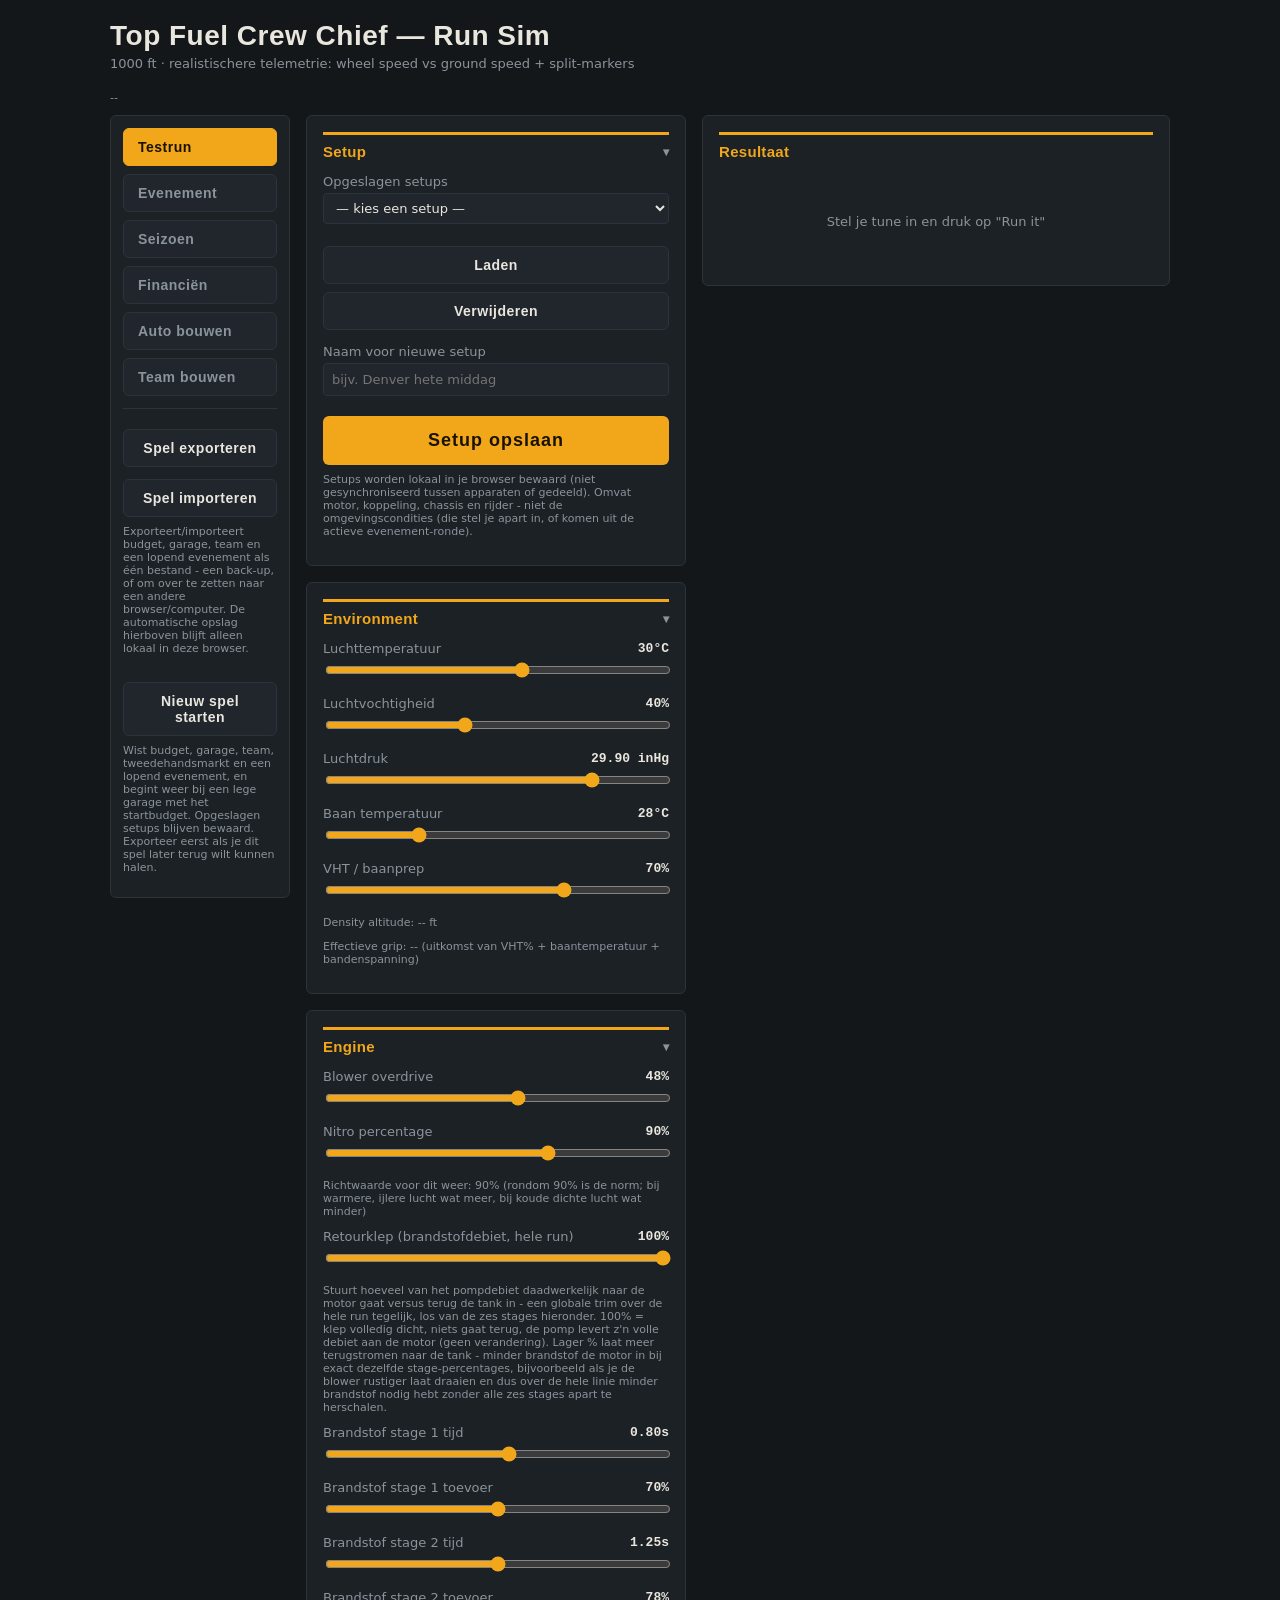
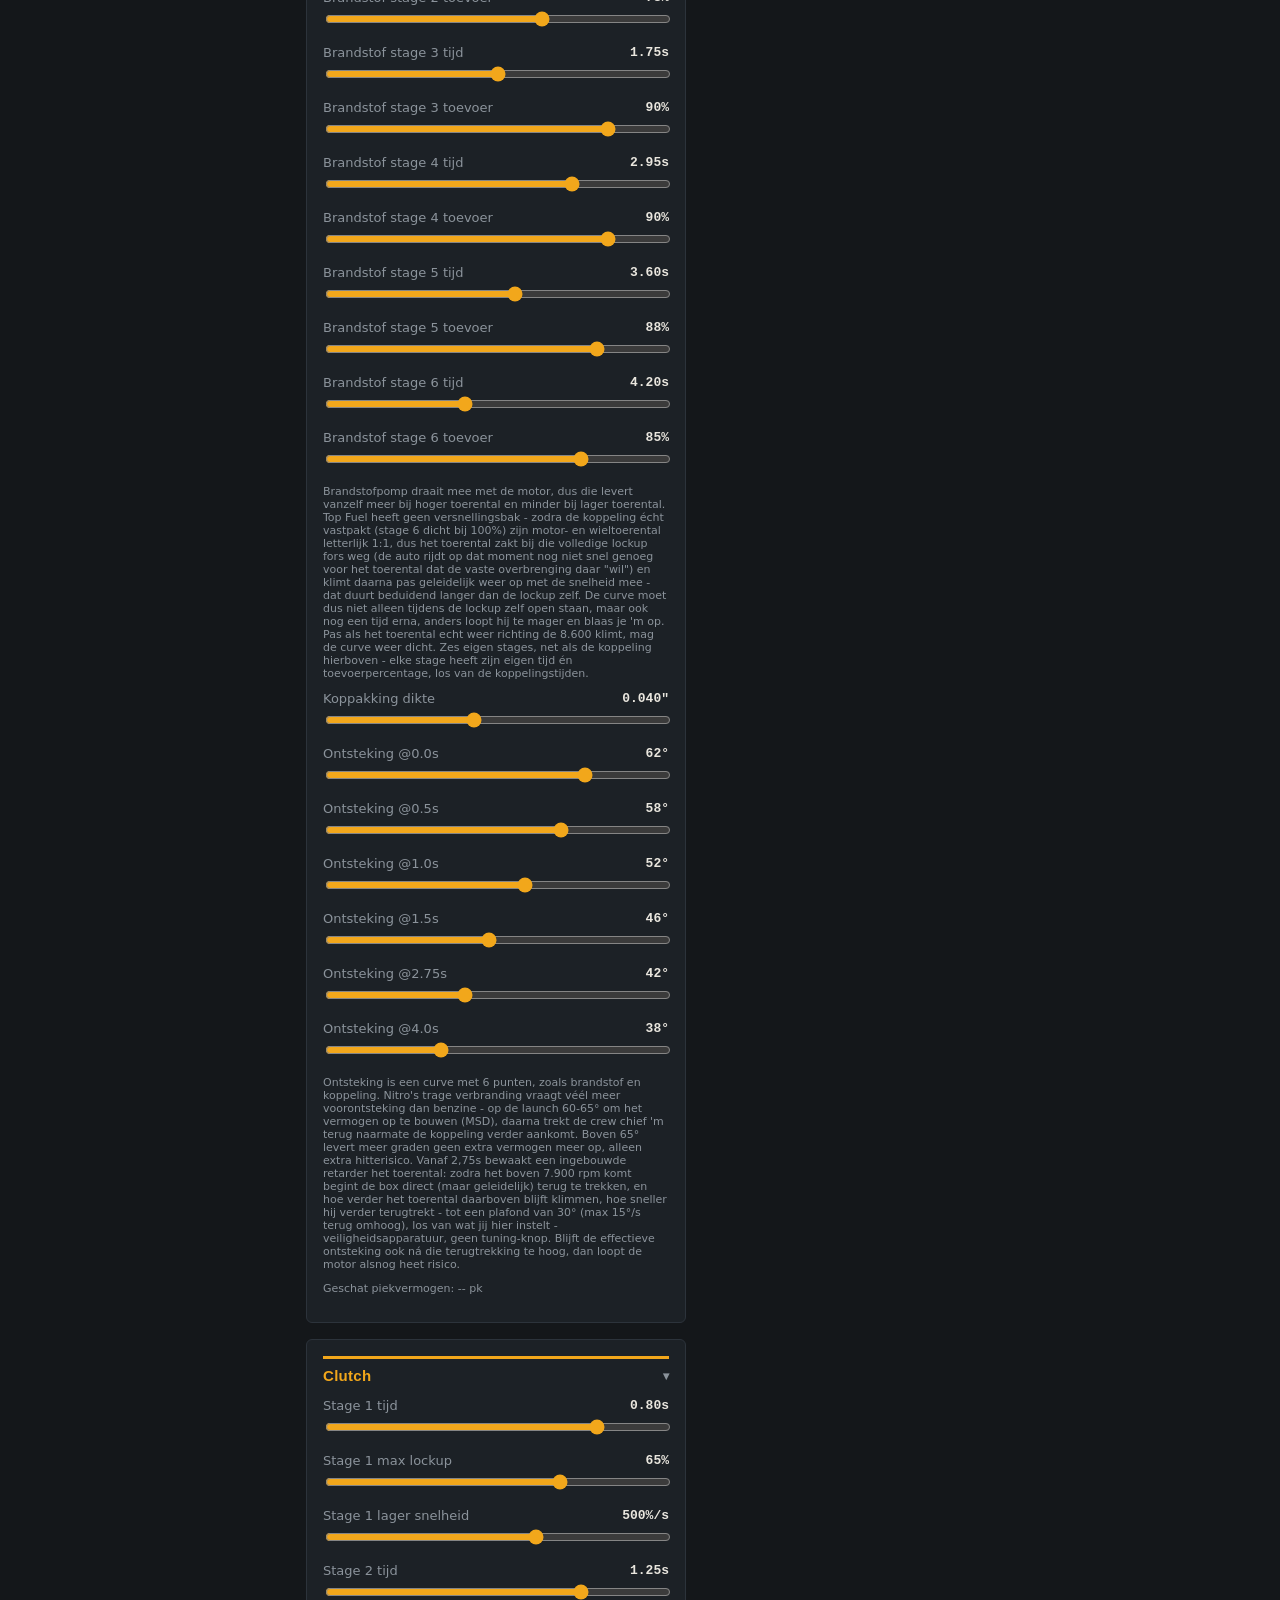
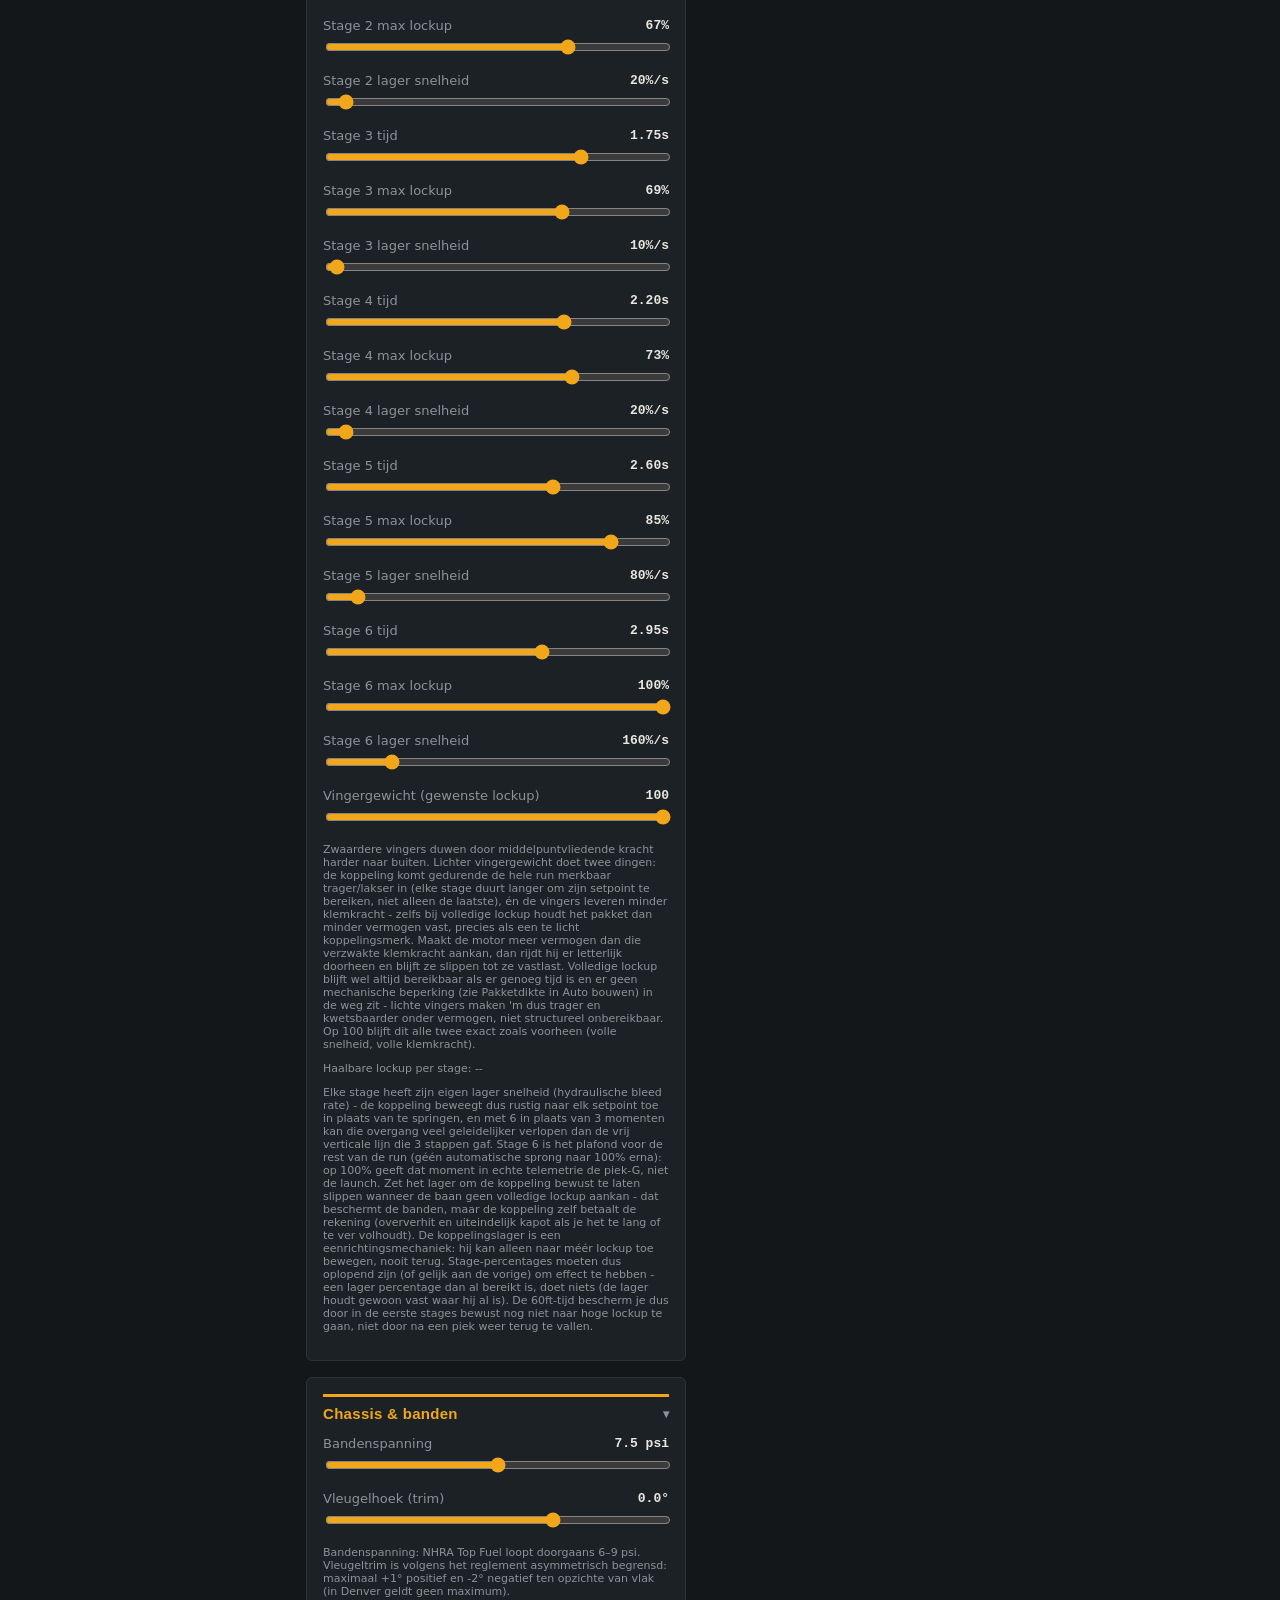
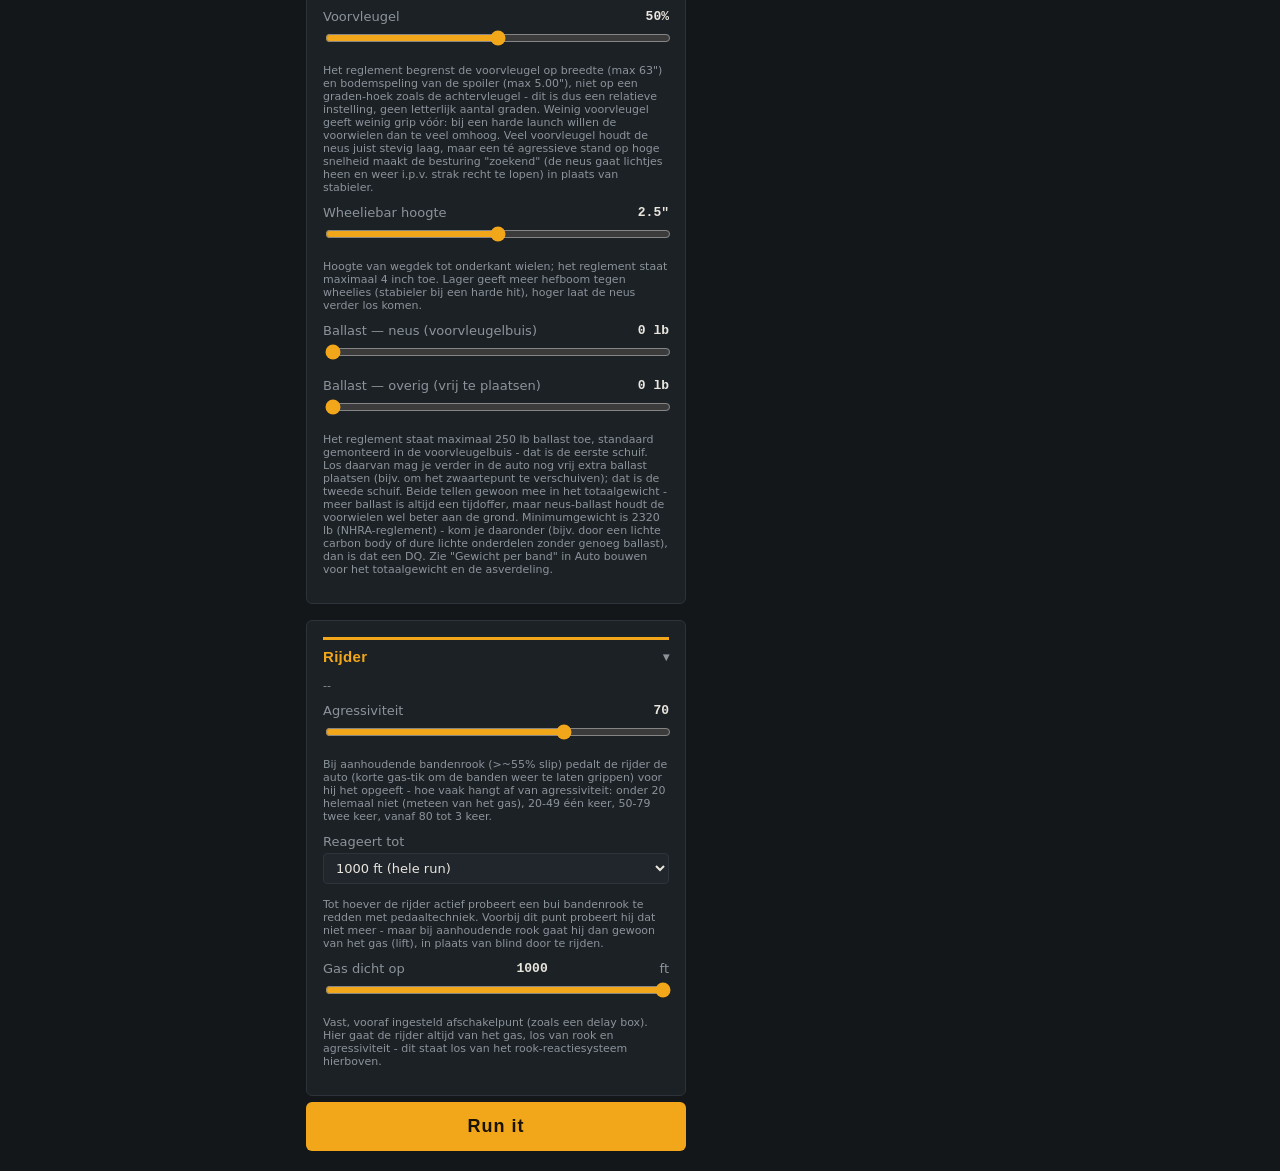
<file: index.html>
<!doctype html>
<html lang="nl">
<head>
<meta charset="utf-8">
<meta http-equiv="refresh" content="0; url=ui/index.html">
<title>Top Fuel Crew Chief</title>
<link rel="canonical" href="ui/index.html">
</head>
<body>
<!--
  GitHub Pages can only publish from the repo root ("/") or a "/docs"
  folder, never an arbitrary subfolder - but the app's real entry point
  is ui/index.html. This file exists purely so the site's root URL
  (https://<user>.github.io/top-fuel-sim/) actually lands somewhere
  instead of 404ing: an instant redirect, plus a plain link as a
  fallback for the rare browser/crawler that ignores meta-refresh.
-->
<p>Doorsturen naar <a href="ui/index.html">Top Fuel Crew Chief</a>…</p>
</body>
</html>
</file>
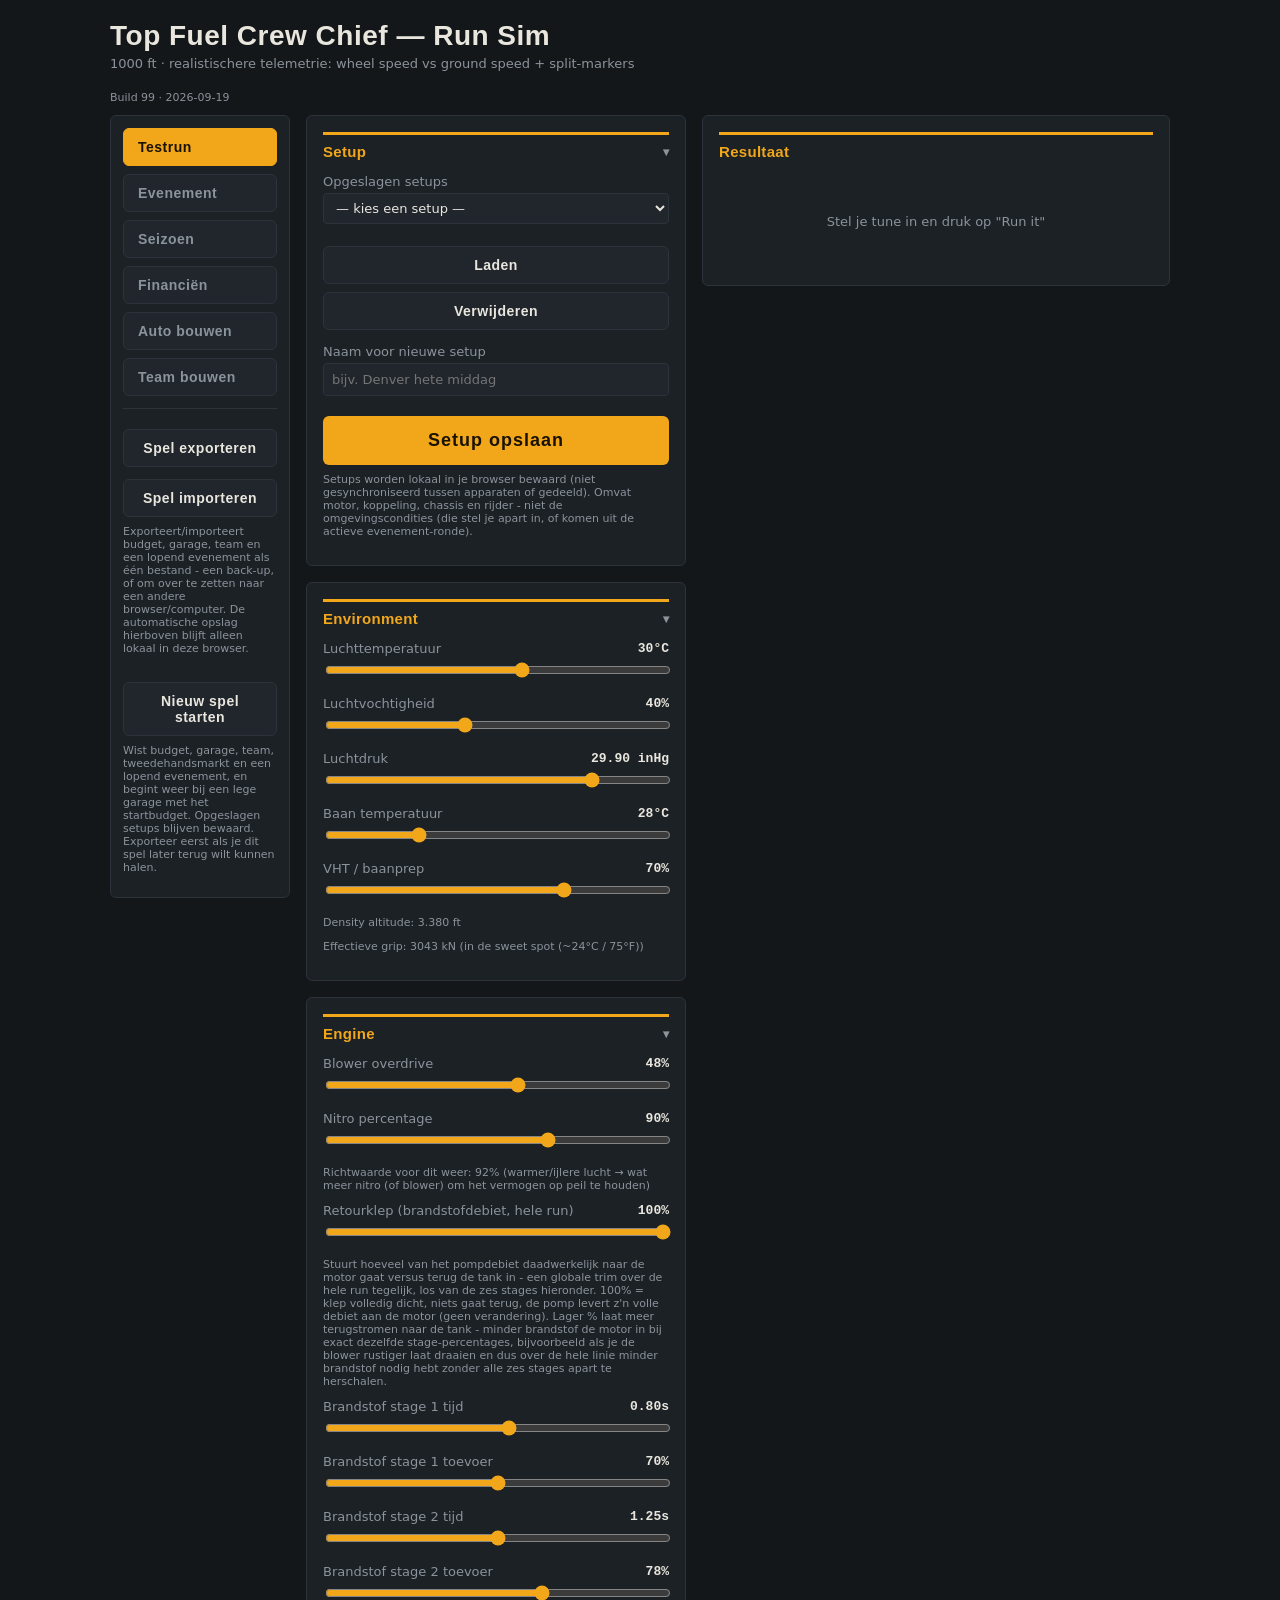
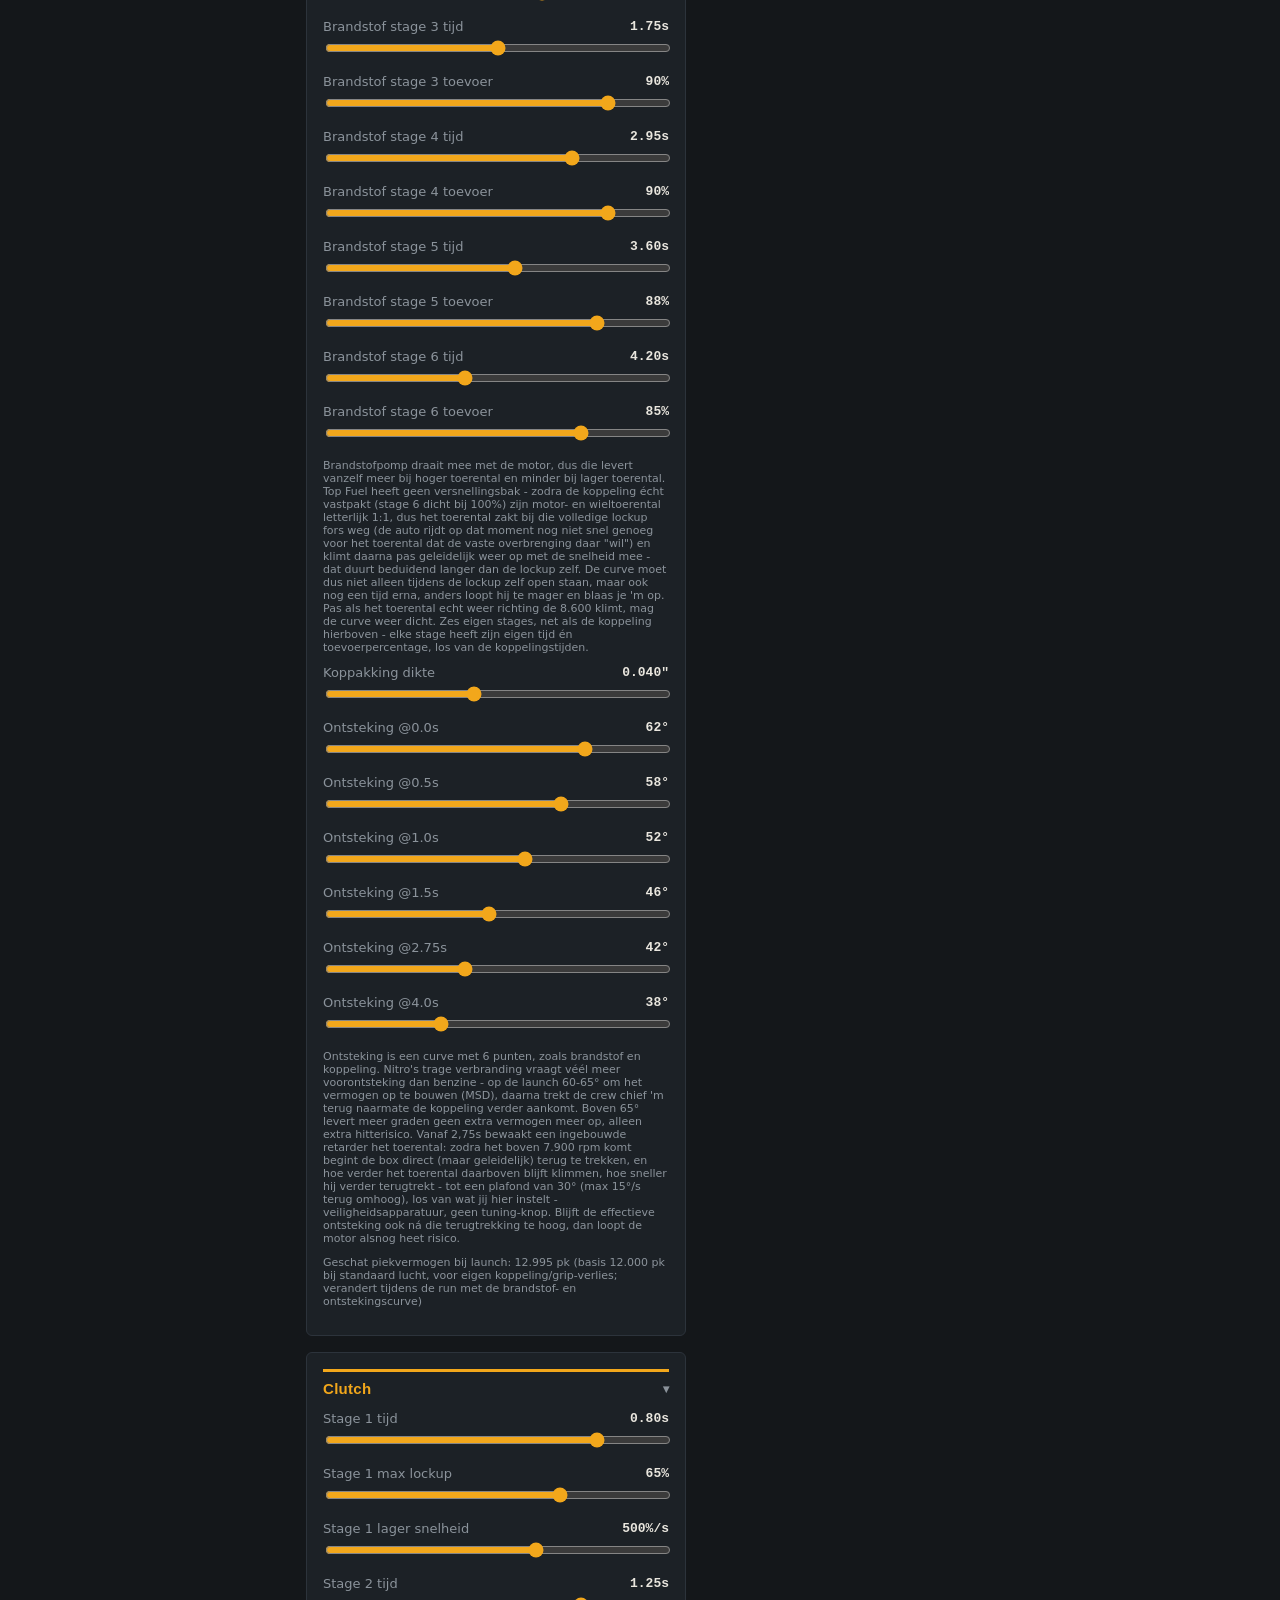
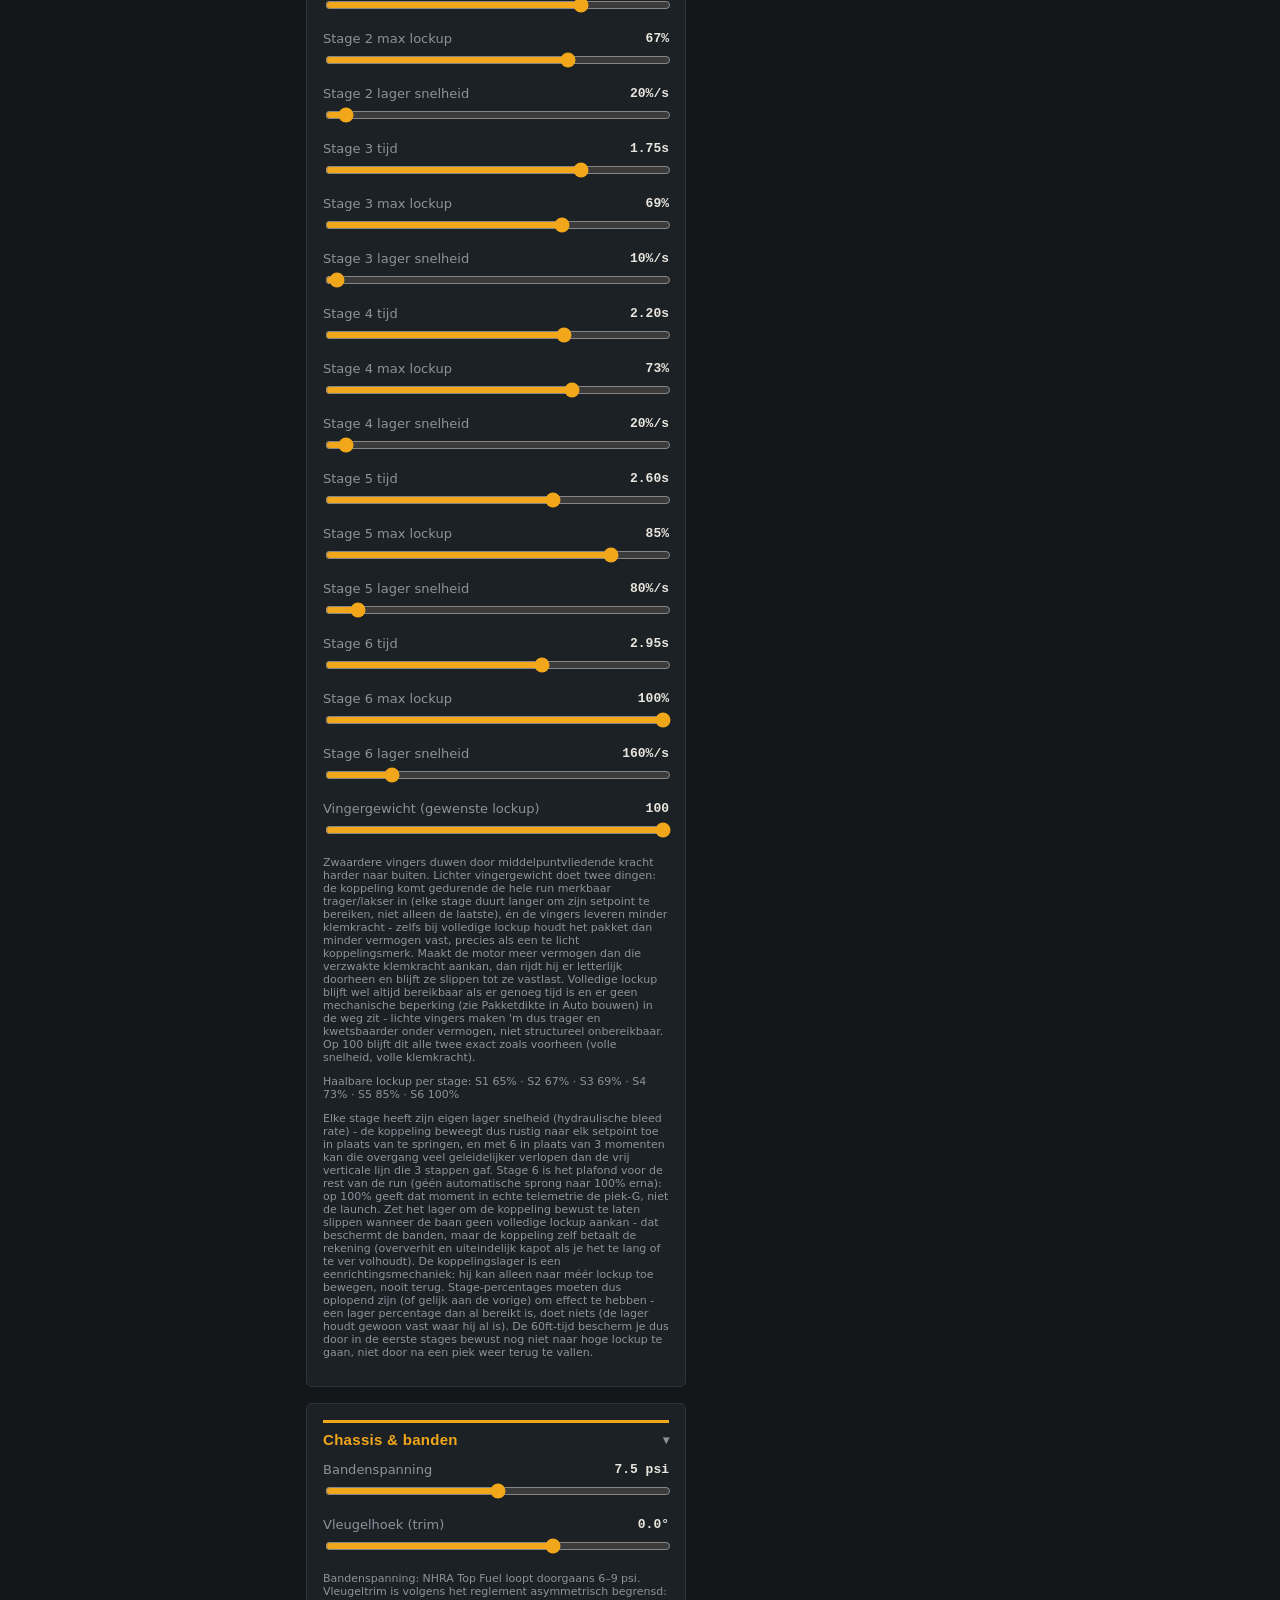
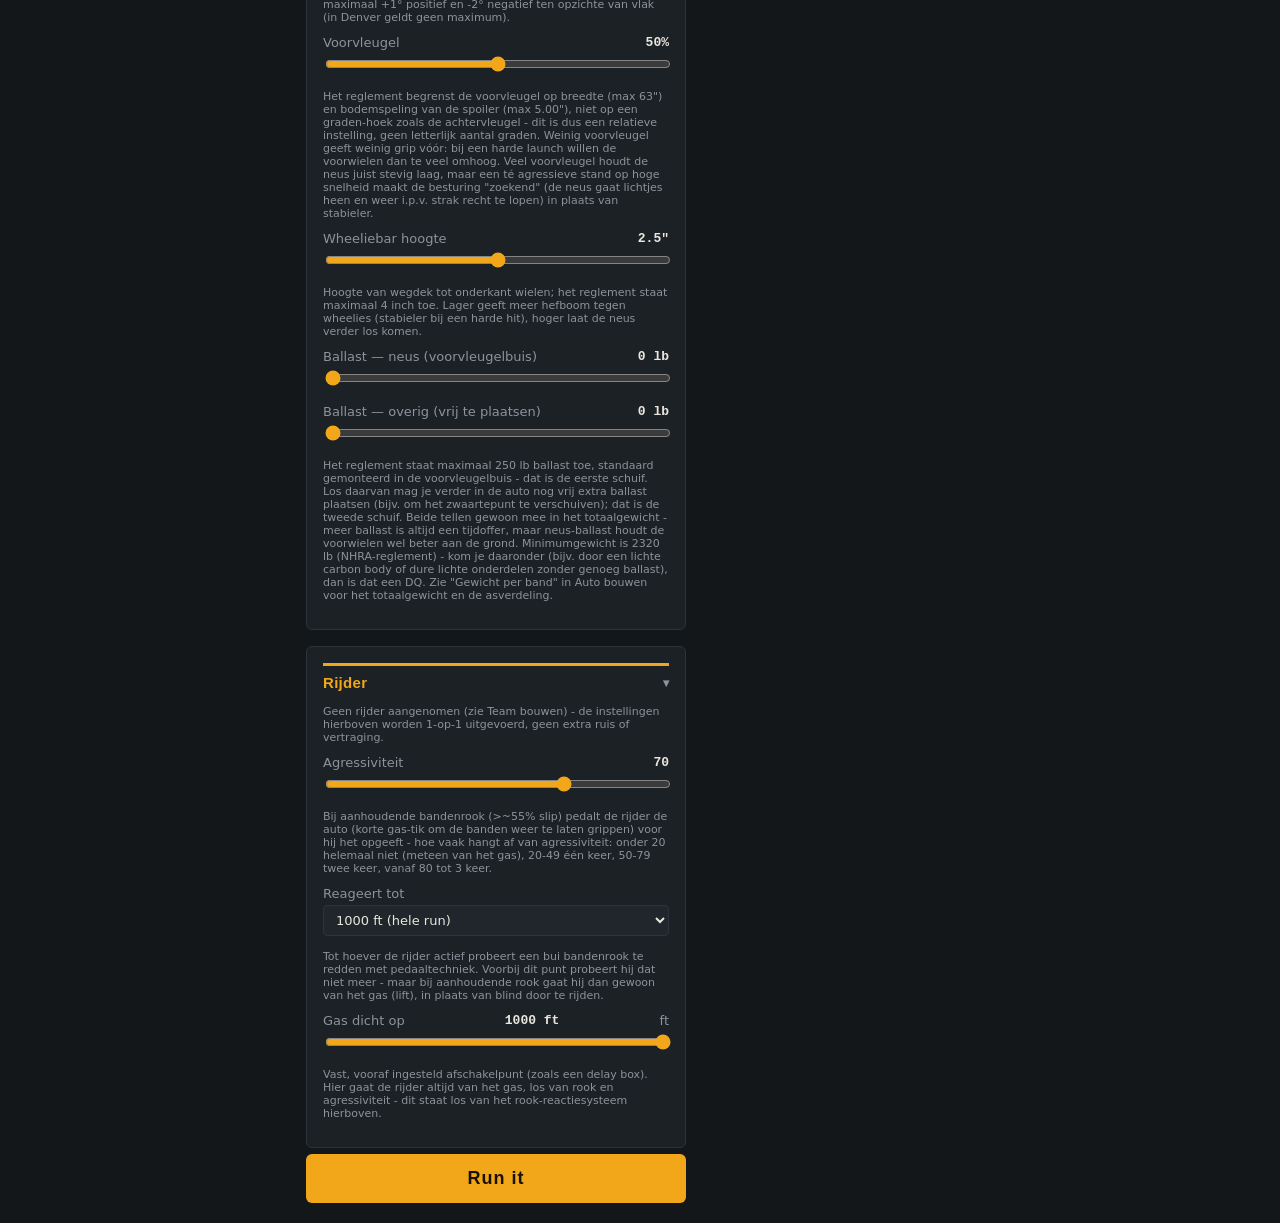
<file: ui/index.html>
<!DOCTYPE html>
<html lang="nl">
<head>
<meta charset="UTF-8">
<meta name="viewport" content="width=device-width, initial-scale=1.0">
<title>Top Fuel Crew Chief — Run Sim v0.22</title>
<link rel="stylesheet" href="style.css">
</head>
<body>
<div class="wrap">
  <h1>Top Fuel Crew Chief — Run Sim</h1>
  <p class="sub">1000 ft · realistischere telemetrie: wheel speed vs ground speed + split-markers</p>
  <p class="note" id="app-version-note" style="margin-top:2px;">--</p>

  <div class="app-layout">
    <aside class="sidebar">
      <nav class="side-nav">
        <button class="nav-btn active" id="tabTest">Testrun</button>
        <button class="nav-btn" id="tabEvent">Evenement</button>
        <button class="nav-btn" id="tabSeason">Seizoen</button>
        <button class="nav-btn" id="tabFinance">Financiën</button>
        <button class="nav-btn" id="tabGarage">Auto bouwen</button>
        <button class="nav-btn" id="tabTeam">Team bouwen</button>
      </nav>
      <div class="sidebar-io">
        <button class="secondary" id="exportGameBtn" type="button">Spel exporteren</button>
        <button class="secondary" id="importGameBtn" type="button">Spel importeren</button>
        <input type="file" id="importGameFile" accept="application/json" hidden>
        <p class="note" id="io-status" style="margin-top:4px;">Exporteert/importeert budget, garage, team en een lopend evenement als één bestand - een back-up, of om over te zetten naar een andere browser/computer. De automatische opslag hierboven blijft alleen lokaal in deze browser.</p>
        <button class="secondary" id="newGameBtn" type="button" style="margin-top:12px;">Nieuw spel starten</button>
        <p class="note" style="margin-top:4px;">Wist budget, garage, team, tweedehandsmarkt en een lopend evenement, en begint weer bij een lege garage met het startbudget. Opgeslagen setups blijven bewaard. Exporteer eerst als je dit spel later terug wilt kunnen halen.</p>
      </div>
    </aside>

    <div class="app-main">

  <div class="panel" id="eventPanel" style="display:none;">
    <div class="sec-title">Evenement</div>
    <p class="note" style="margin-top:0;" id="event-status">Nog geen evenement gestart. Kies het aantal auto's en start: 4 kwalificatierondes bepalen de ladder, de beste 16 gaan door naar de eliminatie (minder dan 16 starters? dan gaat iedereen met een tijd door, met een bye erbij waar nodig). Elke ronde heeft eigen gesimuleerde omstandigheden - het hele veld rijdt onder dezelfde condities als jij.</p>

    <div id="event-setup">
      <div class="row">
        <label>Circuit</label>
        <select id="trackSelect"></select>
      </div>
      <p class="note" style="margin-top:0;">Elk circuit heeft zijn eigen hoogte en klimaat - dat verandert de density altitude (zie Omgeving) voor het hele evenement: hoger en heter kost vermogen (dunnere lucht, minder zuurstof) maar scheelt ook iets in luchtweerstand. Denver ligt bv. hoog en droog, Las Vegas en Phoenix zijn hete woestijnbanen, Gainesville en Houston juist heet en vochtig.</p>
      <div class="row">
        <label>Aantal auto's (incl. jij)</label>
        <input type="number" id="fieldSizeSelect" min="2" max="32" step="1" value="16">
      </div>
      <p class="note" style="margin-top:0;">Elk aantal tussen 2 en 32 mag, ook een oneven aantal (bv. 15 of 17) - de eliminatieladder is altijd voor 16 auto's, net als een echte NHRA national event. Minder dan 16 starters? Dan vult een bye de ontbrekende plek(en). Meer dan 16? Dan gaan alleen de beste 16 gekwalificeerden door.</p>
    </div>

    <div id="event-active" style="display:none;">
      <p class="note" style="margin-top:0;" id="event-track-label">--</p>
      <p class="note" style="margin-top:0; display:none;" id="event-round-label">--</p>
      <button class="secondary" id="backToCurrentRoundBtn" style="display:none;">← Terug naar huidige ronde</button>

      <div class="sec-title" style="font-size:13px; border-top:none; padding-top:0; margin-top:0;">Jouw rondes</div>
      <p class="note" style="margin-top:0;">Weer en resultaat per ronde die je al hebt gereden - vergelijk de conditie van een nieuwe ronde met een eerdere om je tune bij te stellen.</p>
      <div style="overflow-x:auto;">
        <table class="event-table" id="history-table">
          <thead><tr><th>Ronde</th><th>Lucht</th><th>Vocht</th><th>Druk</th><th>Baan</th><th>VHT</th><th>60ft</th><th>ET</th><th>mph</th><th>Status</th></tr></thead>
          <tbody id="history-table-body"></tbody>
        </table>
      </div>

      <div id="quali-block" style="display:none;">
        <div class="sec-title" style="font-size:13px; border-top:none; padding-top:0; margin-top:0;">Kwalificatiestand</div>
        <p class="note" style="margin-top:0;">"Tijd deze sessie" laat zien wie er onder de huidige omstandigheden al voor je is gegaan - gebruik dat voor last-minute aanpassingen (koppeling, ontsteking) voor je zelf rijdt.</p>
        <p class="flag" id="quali-car-not-ready-note" style="display:none;">Auto niet race-klaar (kapot onderdeel) - repareer eerst in Auto bouwen om deze sessie alsnog te rijden, of sla 'm over. Een tijd die je in een eerdere sessie al reed blijft gewoon staan.</p>
        <div style="overflow-x:auto;">
          <table class="event-table" id="quali-table">
            <thead><tr><th>Pos</th><th>Naam</th><th>Team</th><th>Tijd deze sessie</th><th>Beste ET</th><th>mph</th><th>Status</th></tr></thead>
            <tbody id="quali-table-body"></tbody>
          </table>
        </div>
      </div>

      <div id="elim-block" style="display:none;">
        <div class="sec-title" style="font-size:13px; border-top:none; padding-top:0; margin-top:0;">Bracket dit rondje</div>
        <p class="note" style="margin-top:0;" id="opponent-info">--</p>
        <div style="overflow-x:auto;">
          <table class="event-table" id="bracket-table">
            <thead><tr><th>Auto A</th><th>Tijd A</th><th>Auto B</th><th>Tijd B</th><th>Resultaat</th></tr></thead>
            <tbody id="bracket-table-body"></tbody>
          </table>
        </div>
        <div id="lane-choice-block" style="display:none;">
          <p class="note" style="margin-top:0;">Jij bent hoger gekwalificeerd dan je tegenstander - kies je baan voor dit rondje. De twee banen wijken licht af in grip en baantemperatuur, hetzelfde stel banen voor de hele ronde.</p>
          <button class="secondary" id="chooseLaneA">Baan A — grip <span id="laneA-grip">--</span>%, baan <span id="laneA-track">--</span>°C</button>
          <button class="secondary" id="chooseLaneB">Baan B — grip <span id="laneB-grip">--</span>%, baan <span id="laneB-track">--</span>°C</button>
        </div>
      </div>

      <button class="run" id="runRoundBtn" style="display:none;">Run deze ronde</button>
      <button class="secondary" id="skipQualBtn" style="display:none;">Sla deze kwalificatieronde over</button>
    </div>

    <div id="event-result" style="display:none;">
      <p class="note" style="margin-top:0; font-weight:700;" id="event-final-result">--</p>
      <button class="secondary" id="backToSeasonBtn" style="display:none;">← Terug naar seizoen</button>
    </div>

    <button class="run" id="startEventBtn">Start evenement</button>
    <button class="secondary" id="newEventBtn" style="display:none;">Nieuw evenement</button>
  </div>

  <div class="panel" id="seasonPanel" style="display:none;">
    <div class="sec-title">Seizoen</div>
    <p class="note" style="margin-top:0;">Een puntenseizoen over meerdere evenementen: jij stelt zelf de kalender samen (circuits mogen vaker voorkomen), kiest daarna per race of je gaat of 'm overslaat, en verzamelt onderweg NHRA-stijl punten (per gewonnen eliminatieronde, plus een bonus voor een sterke kwalificatiepositie). Reiskosten worden berekend vanaf je teambasis - hoe verder een circuit weg ligt, hoe duurder de trip; vrij te kiezen/wijzigen zolang je nog aan het plannen bent. Het aantal inschrijvingen per race (13-25) hangt af van hoe groot dat circuit in het echt is - Indianapolis (de U.S. Nationals) trekt altijd een vol veld, een kleinere markt als Epping draait vaker dunner - en wordt pas bekend zodra je daadwerkelijk start. Je rijdt tegen dezelfde vaste groep rivalen het hele seizoen (iedere week een verse tune, maar wel dezelfde naam/team) - de tussenstand (en, aan het einde, de eindstand) laat zien waar jij tussen hen staat. Zodra het seizoen loopt zit je rijder vast (zie Team bouwen) - car chief en sponsor-scout blijven gewoon wisselbaar.</p>
    <p class="note" id="season-status" style="margin-top:0;"></p>

    <div id="season-setup">
      <div class="row">
        <label>Teambasis (VS)</label>
        <select id="season-base-select"></select>
      </div>
      <p class="note" style="margin-top:0;">Waar je team gevestigd is - bepaalt de reisafstand (en dus reiskosten) naar elk circuit in je kalender. Vrij te wijzigen zolang je nog aan het plannen bent (er wordt pas echt reisgeld betaald zodra je een race bijwoont); zodra het seizoen loopt ligt de basis vast.</p>

      <div class="row">
        <label>Circuit toevoegen aan kalender</label>
        <select id="season-add-track"></select>
      </div>
      <button class="secondary" id="season-add-race-btn" type="button">Voeg race toe aan kalender</button>
      <p class="note" style="margin-top:0;">Stel zelf je seizoenskalender samen - minstens <span id="season-min-races-note">--</span> races, een circuit mag vaker voorkomen. De volgorde waarin je races toevoegt is de volgorde waarin je seizoen ze aanbiedt.</p>

      <div style="overflow-x:auto;">
        <table class="event-table" id="season-calendar-table">
          <thead><tr><th>Ronde</th><th>Circuit</th><th>Reiskosten</th><th></th></tr></thead>
          <tbody id="season-calendar-body"></tbody>
        </table>
      </div>

      <button class="run" id="season-start-btn" type="button">Start seizoen</button>
    </div>

    <div id="season-active" style="display:none;">
      <p class="note" style="margin-top:0; font-weight:700;" id="season-current-note">--</p>
      <div class="results-grid" style="grid-template-columns:1fr;">
        <div class="stat"><div class="lbl">Totaal punten</div><div class="num" id="season-total-points">--</div></div>
      </div>
      <div style="overflow-x:auto;">
        <table class="event-table" id="season-rounds-table">
          <thead><tr><th>Ronde</th><th>Circuit</th><th>Status</th><th>Punten</th></tr></thead>
          <tbody id="season-rounds-body"></tbody>
        </table>
      </div>
      <button class="run" id="season-attend-btn" type="button">Ga naar deze race</button>
      <button class="secondary" id="season-skip-btn" type="button">Sla deze race over</button>

      <div class="sec-title" style="font-size:13px; border-top:none; padding-top:0; margin-top:16px;">Tussenstand</div>
      <p class="note" style="margin-top:0;" id="season-standings-note">--</p>
      <div style="overflow-x:auto;">
        <table class="event-table" id="season-standings-table">
          <thead><tr><th>Pos</th><th>Naam</th><th>Team</th><th>Punten</th></tr></thead>
          <tbody id="season-standings-body"></tbody>
        </table>
      </div>
    </div>

    <div id="season-complete" style="display:none;">
      <p class="note" style="margin-top:0; font-weight:700;" id="season-final-summary">--</p>
      <div style="overflow-x:auto;">
        <table class="event-table" id="season-final-table">
          <thead><tr><th>Ronde</th><th>Circuit</th><th>Status</th><th>Punten</th></tr></thead>
          <tbody id="season-final-body"></tbody>
        </table>
      </div>

      <div class="sec-title" style="font-size:13px; border-top:none; padding-top:0; margin-top:16px;">Eindstand</div>
      <div style="overflow-x:auto;">
        <table class="event-table" id="season-final-standings-table">
          <thead><tr><th>Pos</th><th>Naam</th><th>Team</th><th>Punten</th></tr></thead>
          <tbody id="season-final-standings-body"></tbody>
        </table>
      </div>
      <button class="secondary" id="season-new-btn" type="button">Nieuw seizoen</button>
    </div>
  </div>

  <div class="panel" id="financePanel" style="display:none;">
    <div class="sec-title">Financiën</div>
    <div class="results-grid" style="grid-template-columns:1fr;">
      <div class="stat"><div class="lbl">Budget</div><div class="num" id="fin-budget">--</div></div>
    </div>
    <div id="sponsor-offers"></div>
    <div class="sec-title" style="font-size:13px; border-top:none; padding-top:0; margin-top:16px;">Transacties</div>
    <p class="note" style="margin-top:0;">Inschrijfgeld en runkosten (brandstof, crew) gaan er per evenement af, prijzengeld en sponsorbijdragen komen erbij. Testruns op het Testrun-tabblad kosten niets - alleen echte kwalificatie- en eliminatierondes tellen mee.</p>
    <div style="overflow-x:auto;">
      <table class="event-table" id="finance-table">
        <thead><tr><th>Omschrijving</th><th>Bedrag</th><th>Saldo</th></tr></thead>
        <tbody id="finance-table-body"></tbody>
      </table>
    </div>
  </div>

  <div class="panel" id="garagePanel" style="display:none;">
    <div class="sec-title">Auto bouwen</div>
    <p class="note" style="margin-top:0;">Onderdelen en chassiskeuzes die worden opgeslagen en meegenomen naar elke run (test en evenement). Duurdere merken maken meer vermogen én zijn betrouwbaarder (de motor gaat minder snel kapot); tweedehands is goedkoper maar minder betrouwbaar zonder aan vermogen in te leveren. Zie "Vermogen" en "Betrouwbaarheid" hieronder voor het effect van je huidige bouw.</p>
    <p class="note" style="margin-top:0;">Een nieuw team begint met een lege garage - niets is gemonteerd, er is geen trailer. Koop bij elk onderdeel hieronder je eerste exemplaar (dat wordt meteen gemonteerd); een volgende aankoop van hetzelfde onderdeel is een reserve, tot de capaciteit van je trailer vol zit.</p>
    <p class="note" id="garage-readiness-note" style="margin-top:0;"></p>

    <p class="note" style="margin-top:0;">Klik op een onderdeel in de tekening om direct naar de bijbehorende instellingen te springen.</p>
    <svg class="dragster-diagram" id="dragster-diagram" viewBox="0 0 960 240" role="img" aria-label="Zijaanzicht van de dragster - klik op een onderdeel om naar de instellingen te springen">
      <!-- Grond -->
      <line x1="0" y1="207" x2="960" y2="207" stroke="var(--border)" stroke-width="1"></line>

      <!-- Chassis / body (vangt klikken op wat niet specifieker is: bodywork, wielen, vleugels, wheeliebar) -->
      <g class="diagram-part" data-target="garage-sec-chassis">
        <title>Chassis</title>
        <path d="M70,150 C110,120 190,108 300,108 L560,108 C610,108 650,118 680,140 L680,160 L120,160 C95,160 78,156 70,150 Z" fill="var(--panel-alt)" stroke="var(--amber)"></path>
        <!-- Cockpit bubble -->
        <path d="M175,108 C185,84 240,78 290,80 C320,82 335,96 335,108 Z" fill="var(--panel-alt)" stroke="var(--amber)"></path>
        <!-- Voorvleugel -->
        <rect x="20" y="192" width="70" height="8" rx="2" fill="var(--panel-alt)" stroke="var(--border)"></rect>
        <!-- Wheeliebar -->
        <path d="M760,168 L900,192 L900,200 L888,200 L756,175 Z" fill="var(--panel-alt)" stroke="var(--border)"></path>
        <!-- Achtervleugel steunen + vleugel -->
        <line x1="700" y1="150" x2="740" y2="70" stroke="var(--border)" stroke-width="4"></line>
        <line x1="740" y1="150" x2="775" y2="70" stroke="var(--border)" stroke-width="4"></line>
        <rect x="700" y="55" width="110" height="16" rx="3" fill="var(--panel-alt)" stroke="var(--border)"></rect>
      </g>

      <!-- Voorwiel (decoratief, geen eigen instelling) -->
      <g pointer-events="none">
        <circle cx="120" cy="185" r="22" fill="var(--panel)" stroke="var(--muted)" stroke-width="3"></circle>
        <circle cx="120" cy="185" r="6" fill="var(--muted)"></circle>
      </g>

      <!-- Brandstoftank -->
      <g class="diagram-part" data-target="garage-sec-tank">
        <title>Brandstoftank</title>
        <rect x="345" y="118" width="65" height="38" rx="10" fill="var(--panel-alt)" stroke="var(--amber)"></rect>
      </g>

      <!-- Motorblok -->
      <g class="diagram-part" data-target="garage-sec-engine">
        <title>Motor</title>
        <path d="M460,118 L610,118 L630,160 L440,160 Z" fill="var(--panel-alt)" stroke="var(--amber)"></path>
        <!-- Uitlaatpijpen -->
        <path d="M600,150 L640,175 M612,155 L654,178 M624,158 L666,180" stroke="var(--amber-dim)" stroke-width="5" fill="none" stroke-linecap="round" pointer-events="none"></path>
      </g>

      <!-- Cilinderkoppen (dunne strook boven het blok) -->
      <g class="diagram-part" data-target="garage-sec-heads">
        <title>Cilinderkoppen</title>
        <rect x="460" y="106" width="150" height="14" rx="3" fill="var(--panel-alt)" stroke="var(--amber)"></rect>
      </g>

      <!-- Blower + injector hat -->
      <g class="diagram-part" data-target="garage-sec-blower">
        <title>Blower</title>
        <rect x="495" y="55" width="80" height="52" rx="4" fill="var(--panel-alt)" stroke="var(--amber)"></rect>
        <path d="M515,55 L555,55 L548,38 L522,38 Z" fill="var(--panel-alt)" stroke="var(--amber)"></path>
        <line x1="535" y1="107" x2="535" y2="122" stroke="var(--border)" stroke-width="4" pointer-events="none"></line>
      </g>

      <!-- Koppeling / bellhousing -->
      <g class="diagram-part" data-target="garage-sec-clutch">
        <title>Koppeling</title>
        <rect x="630" y="128" width="42" height="32" rx="6" fill="var(--panel-alt)" stroke="var(--amber)"></rect>
      </g>

      <!-- Achterwiel (decoratief, geen eigen instelling) -->
      <g pointer-events="none">
        <circle cx="760" cy="175" r="48" fill="var(--panel)" stroke="var(--muted)" stroke-width="5"></circle>
        <circle cx="760" cy="175" r="12" fill="var(--muted)"></circle>
      </g>
    </svg>

    <div class="garage-section" id="garage-sec-engine">
    <div class="sec-title" style="font-size:13px; border-top:none; padding-top:0; margin-top:14px;">Motor</div>
    <p class="note" style="margin-top:0;" id="g-engine-equipped">Geen motorblok gemonteerd.</p>
    <p class="note" style="margin-top:0;" id="g-engine-condition"></p>
    <button class="secondary" id="g-repair-engine" type="button" style="display:none;">Motorblok repareren</button>
    <button class="secondary" id="g-sell-engine" type="button" style="display:none;">Motorblok verkopen</button>
    <div id="g-engine-inventory-list"></div>
    <div class="row"><label>Merk (nieuw)</label><select id="g-engine-spare-brand"></select></div>
    <button class="secondary" id="g-buy-engine-spare" type="button">Motorblok kopen</button>
    <p class="note">Elke run - test of echt - slijt het gemonteerde motorblok een beetje (zie Conditie hierboven, met opzet een ruwe schatting, geen exact getal). Motorschade tijdens een evenement raakt niet altijd het blok zelf - een te hete run kan net zo goed de blower laten klappen, een te mager mengsel juist een cilinderkop, en soms allebei tegelijk (zie ook Cilinderkoppen en Blower hieronder). Heb je een reserve voor het geraakte onderdeel, dan monteert de crew 'm meteen (tegen montagekosten - niet meer gratis); zonder reserve blijft het kapot gemonteerd zitten - niet meer inzetbaar, geen automatische reparatie - tot je 'm hierboven zelf (en tegen betaling) repareert, wat ook meteen de slijtage terugzet. Bij een heftige klapper is de schade soms te groot voor zelfs een reserve om aan de baan te redden - dat onderdeel is dan total loss en moet sowieso vervangen worden, en dit evenement is voorbij ongeacht wat er in de trailer ligt.</p>
    <div class="sec-title" style="font-size:12px; border-top:none; padding-top:0; margin-top:12px;">Tweedehandsmarkt</div>
    <p class="note" style="margin-top:0;">Wisselend aanbod, per merk een eigen leeftijd - hoe ouder, hoe goedkoper maar ook hoe minder betrouwbaar. Kopen monteert het direct (het huidige onderdeel gaat naar de reservevoorraad, niet weg) - dit is dus een bewuste vervanging, geen extra reserve erbij. Ververst bij elk nieuw evenement.</p>
    <div id="g-engine-market-list"></div>
    </div>

    <div class="garage-section" id="garage-sec-heads">
    <div class="sec-title" style="font-size:13px; border-top:none; padding-top:0; margin-top:14px;">Cilinderkoppen</div>
    <p class="note" style="margin-top:0;" id="g-head-equipped">Geen cilinderkoppen gemonteerd.</p>
    <p class="note" style="margin-top:0;" id="g-head-condition"></p>
    <button class="secondary" id="g-repair-head" type="button" style="display:none;">Cilinderkoppen repareren</button>
    <button class="secondary" id="g-sell-head" type="button" style="display:none;">Cilinderkoppen verkopen</button>
    <div id="g-head-inventory-list"></div>
    <div class="row"><label>Merk (nieuw)</label><select id="g-head-spare-brand"></select></div>
    <button class="secondary" id="g-buy-head-spare" type="button">Cilinderkoppen kopen</button>
    <p class="note">Slijt mee met elke run (test of echt), en kan ook geraakt worden door motorschade elders (zie Motor hierboven) - vooral bij een te mager mengsel, niet alleen door eigen slijtage. Kapot betekent kapot tot je 'm zelf repareert - geen automatische fix.</p>
    <div class="sec-title" style="font-size:12px; border-top:none; padding-top:0; margin-top:12px;">Tweedehandsmarkt</div>
    <p class="note" style="margin-top:0;">Wisselend aanbod, per merk een eigen leeftijd - hoe ouder, hoe goedkoper maar ook hoe minder betrouwbaar. Kopen monteert het direct (het huidige onderdeel gaat naar de reservevoorraad, niet weg) - dit is dus een bewuste vervanging, geen extra reserve erbij. Ververst bij elk nieuw evenement.</p>
    <div id="g-head-market-list"></div>
    </div>

    <div class="garage-section" id="garage-sec-blower">
    <div class="sec-title" style="font-size:13px; border-top:none; padding-top:0; margin-top:14px;">Blower</div>
    <p class="note" style="margin-top:0;" id="g-blower-equipped">Geen blower gemonteerd.</p>
    <p class="note" style="margin-top:0;" id="g-blower-condition"></p>
    <button class="secondary" id="g-repair-blower" type="button" style="display:none;">Blower repareren</button>
    <button class="secondary" id="g-sell-blower" type="button" style="display:none;">Blower verkopen</button>
    <div class="row"><label>Type</label>
      <select id="g-blower-type"></select>
    </div>
    <p class="note" style="margin-top:0;">Ombouwen tussen type kost echt geld (het prijsverschil, zie Type hierboven, en geldt voor het huidige gemonteerde blok - een losse aankoop van een nieuw of tweedehands blok hieronder heeft zelf geen type/prijsverschil, dat zit 'm puur in de montage) - geen gratis knopje meer, in beide richtingen.</p>
    <div id="g-blower-inventory-list"></div>
    <div class="row"><label>Merk (nieuw)</label><select id="g-blower-spare-brand"></select></div>
    <button class="secondary" id="g-buy-blower-spare" type="button">Blower kopen</button>
    <p class="note">Slijt mee met elke run (test of echt), en kan ook geraakt worden door motorschade elders (zie Motor hierboven) - vooral bij een te hete run, niet alleen door eigen slijtage. Kapot betekent kapot tot je 'm zelf repareert - geen automatische fix.</p>
    <div class="sec-title" style="font-size:12px; border-top:none; padding-top:0; margin-top:12px;">Tweedehandsmarkt</div>
    <p class="note" style="margin-top:0;">Wisselend aanbod, per merk een eigen leeftijd - hoe ouder, hoe goedkoper maar ook hoe minder betrouwbaar. Kopen monteert het direct (het huidige onderdeel gaat naar de reservevoorraad, niet weg) - dit is dus een bewuste vervanging, geen extra reserve erbij. Ververst bij elk nieuw evenement.</p>
    <div id="g-blower-market-list"></div>
    </div>

    <div class="garage-section" id="garage-sec-clutch">
    <div class="sec-title" style="font-size:13px; border-top:none; padding-top:0; margin-top:14px;">Koppeling</div>
    <p class="note" style="margin-top:0;" id="g-clutch-equipped">Geen koppeling gemonteerd.</p>
    <p class="note" style="margin-top:0;" id="g-clutch-condition"></p>
    <button class="secondary" id="g-repair-clutch" type="button" style="display:none;">Koppeling repareren</button>
    <button class="secondary" id="g-sell-clutch" type="button" style="display:none;">Koppeling verkopen</button>
    <p class="note" style="margin-top:0;">Plaatenaantal en warmteopbouw tijdens slippen zitten in het merk gebakken - een goedkope 5-plaats wordt heter tijdens slippen (minder tolerant), duurdere 6-plaats-modellen koeler en betrouwbaarder. Elk merk heeft ook een eigen grens aan hoeveel vermogen het pakket kan vasthouden: maakt de motor meer dan die koppeling aankan, dan rijdt hij er letterlijk doorheen - hij blijft slippen, ook bij volledige lockup - en kookt zichzelf op tot hij vastloopt. Een goedkopere koppeling bij een fors vermogen is dus een reëel risico, niet alleen een betrouwbaarheidscijfer op papier.</p>
    <div class="row"><label><span class="name">Lagerpositie / vrijloop-afstelling</span><span class="val" id="v-g-clutch-bearing">0</span></label>
      <input type="range" id="g-clutch-bearing" min="-3" max="3" value="0" step="1"></div>
    <p class="note" style="margin-top:0;">Dit is het losse, altijd bij te stellen tegenwicht tegen de dikte van het koppelingspakket (los aan te schaffen onderdeel, zie hieronder) - een dikker pakket geeft de vingers fysiek minder ruimte om naar buiten te bewegen, tenzij de lagerpositie evenveel compenseert. Alleen het niet-gecompenseerde deel (pakketdikte minus lagerpositie) kost bereikbare lockup: de koppelingstimer kan dan nog zoveel vragen, de vingers komen er simpelweg niet. Blijft de koppeling daar structureel tegenaan slippen, dan last ze uiteindelijk vast, net als bij te veel vermogen voor de klemkracht. Op lagerpositie 0 met een standaard (dikte 0) pakket is dit een exacte no-op, ongeacht wat er verder gebeurt.</p>
    <div id="g-clutch-inventory-list"></div>
    <div class="row"><label>Merk (nieuw)</label><select id="g-clutch-spare-brand"></select></div>
    <button class="secondary" id="g-buy-clutch-spare" type="button">Koppeling kopen</button>
    <p class="note">Slijt mee met elke run (test of echt - zie Conditie hierboven, met opzet een ruwe schatting). Met reserve monteert de crew 'm bij koppelingsschade (tegen montagekosten - niet meer gratis); zonder reserve blijft ze kapot gemonteerd zitten tot je 'm zelf repareert (geen automatische reparatie meer) - dit evenement ben je er in elk geval klaar mee. Bij een heftige klapper is de koppeling soms total loss, ook mét reserve op de trailer - dan moet 'm alsnog vervangen worden en is dit evenement sowieso voorbij.</p>
    <div class="sec-title" style="font-size:12px; border-top:none; padding-top:0; margin-top:12px;">Tweedehandsmarkt</div>
    <p class="note" style="margin-top:0;">Wisselend aanbod, per merk een eigen leeftijd - hoe ouder, hoe goedkoper maar ook hoe minder betrouwbaar. Kopen monteert het direct (het huidige onderdeel gaat naar de reservevoorraad, niet weg) - dit is dus een bewuste vervanging, geen extra reserve erbij. Ververst bij elk nieuw evenement.</p>
    <div id="g-clutch-market-list"></div>
    </div>

    <div class="garage-section" id="garage-sec-clutchpack">
    <div class="sec-title" style="font-size:13px; border-top:none; padding-top:0; margin-top:14px;">Koppelingspakket</div>
    <p class="note" style="margin-top:0;" id="g-clutchPack-equipped">Geen koppelingspakket gemonteerd.</p>
    <p class="note" style="margin-top:0;" id="g-clutchPack-condition"></p>
    <button class="secondary" id="g-repair-clutchPack" type="button" style="display:none;">Koppelingspakket repareren</button>
    <button class="secondary" id="g-sell-clutchPack" type="button" style="display:none;">Koppelingspakket verkopen</button>
    <p class="note" style="margin-top:0;">De platen/shim-stack zelf - een los onderdeel van de koppeling (het merk hierboven, dat plaatenaantal/warmteopbouw/klemkracht bepaalt). Dikker geeft de vingers fysiek minder ruimte om naar buiten te bewegen, tenzij de lagerpositie (bij Koppeling hierboven) evenveel compenseert; blijft de koppeling daar structureel tegenaan slippen, dan last ze uiteindelijk vast. "Pakket 0 (standaard)" gemonteerd met lagerpositie 0 is een exacte no-op. Elke dikte kost hetzelfde - dikker is niet beter of slechter, alleen anders.</p>
    <p class="note" style="margin-top:0;">Platen zijn bovendien een puur slijtdeel: na <span id="clutch-max-runs-note">--</span> runs (test of echt) is het frictiemateriaal simpelweg op, ongeacht hoe rustig die runs verliepen - dat is niet te repareren, alleen een vers pakket (reserve, nieuwbouw, of tweedehands) lost het op.</p>
    <div id="g-clutchPack-inventory-list"></div>
    <div class="row"><label>Dikte (nieuw)</label><select id="g-clutchPack-spare-brand"></select></div>
    <button class="secondary" id="g-buy-clutchPack-spare" type="button">Koppelingspakket kopen</button>
    <p class="note">Meerdere nieuwe pakketten met dezelfde dikte kopen kan gewoon - het is een bewuste keuze, geen toevalstreffer.</p>
    <div class="sec-title" style="font-size:12px; border-top:none; padding-top:0; margin-top:12px;">Tweedehandsmarkt</div>
    <p class="note" style="margin-top:0;">Wisselend aanbod, per dikte een eigen leeftijd - niet zelf te kiezen, ligt al vast. Hoe ouder, hoe goedkoper maar ook hoe minder betrouwbaar. Kopen monteert het direct (het huidige onderdeel gaat naar de reservevoorraad, niet weg) - dit is dus een bewuste vervanging, geen extra reserve erbij. Ververst bij elk nieuw evenement.</p>
    <div id="g-clutchPack-market-list"></div>
    </div>

    <div class="garage-section" id="garage-sec-fuelpump">
    <div class="sec-title" style="font-size:13px; border-top:none; padding-top:0; margin-top:14px;">Brandstofpomp</div>
    <p class="note" style="margin-top:0;" id="g-fuelPump-equipped">Geen brandstofpomp gemonteerd.</p>
    <p class="note" style="margin-top:0;" id="g-fuelPump-condition"></p>
    <button class="secondary" id="g-repair-fuelPump" type="button" style="display:none;">Brandstofpomp repareren</button>
    <button class="secondary" id="g-sell-fuelPump" type="button" style="display:none;">Brandstofpomp verkopen</button>
    <p class="note" style="margin-top:0;">De pomp draait mechanisch mee met de motor en bepaalt wat 100% op de brandstofcurve daadwerkelijk aan debiet levert - een pomp van 90 gpm en eentje van 120 gpm leveren bij dezelfde standknop een heel andere hoeveelheid brandstof (zie het brandstofdebiet in de motorgrafiek). Zonder gemonteerde pomp kun je niet racen, net als bij motor, koppen, blower en koppeling.</p>
    <div id="g-fuelPump-inventory-list"></div>
    <div class="row"><label>Merk (nieuw)</label><select id="g-fuelPump-spare-brand"></select></div>
    <button class="secondary" id="g-buy-fuelPump-spare" type="button">Brandstofpomp kopen</button>
    <p class="note">Slijt mee met elke run (test of echt - zie Conditie hierboven), en kan bij motorschade ook zelf meegenomen worden (vooral bij een te mager mengsel). Zonder reserve blijft ze kapot gemonteerd zitten tot je 'm zelf repareert - geen automatische fix.</p>
    <div class="sec-title" style="font-size:12px; border-top:none; padding-top:0; margin-top:12px;">Tweedehandsmarkt</div>
    <p class="note" style="margin-top:0;">Wisselend aanbod, per merk een eigen leeftijd - hoe ouder, hoe goedkoper maar ook hoe minder betrouwbaar. Kopen monteert het direct (het huidige onderdeel gaat naar de reservevoorraad, niet weg) - dit is dus een bewuste vervanging, geen extra reserve erbij. Ververst bij elk nieuw evenement.</p>
    <div id="g-fuelPump-market-list"></div>
    </div>

    <div class="garage-section" id="garage-sec-trailer">
    <div class="sec-title" style="font-size:13px; border-top:none; padding-top:0; margin-top:14px;">Trailer</div>
    <p class="note" style="margin-top:0;" id="g-trailer-equipped">Geen trailer.</p>
    <div class="row"><label>Type</label><select id="g-trailer-select"></select></div>
    <button class="secondary" id="g-buy-trailer" type="button">Trailer kopen</button>
    <button class="secondary" id="g-sell-trailer" type="button" style="display:none;">Trailer verkopen</button>
    <p class="note">Zonder trailer kun je niet naar een evenement - en zonder trailer past er ook geen enkel reserve-onderdeel mee. Een fifth-wheel (achter een pickup) is het goedkoopst maar heeft weinig laadruimte over voor reserves; een boxtrailer of volledige semi-oplegger kost meer maar neemt veel meer reserve-onderdelen mee. Verkopen kan met reserve-onderdelen nog aan boord (die blijven gewoon in de garage) - er is dan alleen geen ruimte meer voor extra reserves tot er weer een trailer is.</p>
    </div>

    <div class="garage-section" id="garage-sec-chassis">
    <div class="sec-title" style="font-size:13px; border-top:none; padding-top:0; margin-top:14px;">Chassis</div>
    <p class="note" style="margin-top:0;" id="g-chassis-equipped">Geen chassis gemonteerd.</p>

    <div id="g-chassis-build-block">
    <div class="row"><label>Chassislengte <span class="val" id="v-g-chassis-length">300"</span></label>
      <input type="range" id="g-chassis-length" min="280" max="320" value="300" step="1"></div>
    <p class="note" style="margin-top:0;">Lengte binnen het NHRA-reglement (280"-320") - alleen bij zelf laten bouwen kies je 'm zelf; eenmaal gebouwd (of tweedehands gekocht) ligt de lengte vast, ook als je later de body nog vervangt. Een langere wielbasis geeft van zichzelf meer hefboom tegen wheelies (minder last van hetzelfde gewicht op de neus) - dat scheelt dus ballast en/of voorvleugel, en geeft meer ruimte om de motor verder naar achteren te zetten zonder wheelie-risico terug te krijgen. Een korter chassis werkt precies andersom: minder hefboom, dus eerder wheelie-risico bij dezelfde ballast/vleugel/motorpositie.</p>
    <div class="row"><label>Bodytype (nieuwbouw)</label>
      <select id="g-chassis-build-body">
        <option value="aluminium">Aluminium</option>
        <option value="carbon">Carbon (duurder, lichter)</option>
      </select>
    </div>
    <button class="secondary" id="g-build-chassis" type="button">Chassis laten bouwen</button>
    <div class="sec-title" style="font-size:12px; border-top:none; padding-top:0; margin-top:12px;">Tweedehandsmarkt</div>
    <p class="note" style="margin-top:0;">Tweedehands chassis hebben al een vaste lengte en body, bepaald door de vorige eigenaar - goedkoper dan zelf laten bouwen, maar geen keuze in lengte. Ververst bij elk nieuw evenement.</p>
    <div id="g-chassis-market-list"></div>
    </div>

    <div id="g-chassis-owned-block" style="display:none;">
    <div class="row"><label>Bodytype</label>
      <select id="g-body-material">
        <option value="aluminium">Aluminium</option>
        <option value="carbon">Carbon (duurder, lichter)</option>
      </select>
    </div>
    <button class="secondary" id="g-buy-body" type="button">Nieuwe body kopen</button>
    <p class="note">De body kan op elk moment vervangen worden, los van de vastliggende chassislengte - carbon is duurder maar lichter.</p>
    <button class="secondary" id="g-sell-chassis" type="button">Chassis verkopen</button>
    <p class="note">Verkopen maakt de auto niet meer race-klaar tot er een nieuw chassis is - lengte en bodytype hierboven blijven als startpunt staan voor een volgende (nieuw)bouw.</p>
    </div>

    <div class="row"><label><input type="checkbox" id="g-mudflaps"> Mudflaps gemonteerd</label></div>
    <p class="note" style="margin-top:0;">Mudflaps zijn achter de achterbanden gemonteerd platen: geven ~5% extra downforce (schonere luchtstroom van de banden af) tegen ~5 kg extra gewicht en iets meer luchtweerstand.</p>
    <div class="row"><label>Motorpositie (setback) <span class="val" id="v-g-engine-position">0</span></label>
      <input type="range" id="g-engine-position" min="-3" max="3" value="0" step="1"></div>
    <p class="note" style="margin-top:0;">Motor naar voren (negatief) legt meer gewicht op de neus (minder wheelie-risico), naar achteren (positief) juist minder - net als bij ballast, maar dan zonder het gewicht zelf toe te voegen. Naar achteren geeft ook meer grip: dat extra gewicht komt op de aangedreven achterwielen terecht, dus meer tractie bij de launch (vooral merkbaar als de band toch al wat doorslipt) - het is dus geen zuivere wheelie-vs-niets keuze, meer gewicht achterin helpt op de baan ook mee. Hoeveel ruimte je hier hebt zonder wheelie-risico hangt ook af van de chassislengte hierboven: een langere wielbasis heeft van zichzelf meer hefboom tegen wheelies, dus daar kost dezelfde stap naar achteren minder.</p>
    </div>

    <div class="garage-section" id="garage-sec-tank">
    <div class="sec-title" style="font-size:13px; border-top:none; padding-top:0; margin-top:14px;">Brandstoftank</div>
    <div class="row"><label>Tankgrootte <span class="val" id="v-g-tank-size">55 gal</span></label>
      <input type="range" id="g-tank-size" min="45" max="75" value="55" step="1"></div>
    <p class="note" id="g-tank-capacity-hint" style="margin-top:0;">--</p>
    <div class="row"><label>Tankpositie</label>
      <select id="g-tank-position">
        <option value="forward">Vooraan</option>
        <option value="neutral" selected>Midden</option>
        <option value="rearward">Achteraan</option>
      </select>
    </div>
    <p class="note" style="margin-top:0;">Grotere tank is zwaarder maar zit langer vol; positie schuift een deel van dat gewicht mee richting neus of achteras (zie Gewicht per band hieronder) - net als motorpositie, maar dan met de tank. Slechts een deel van de tankinhoud is bruikbare wedstrijdbrandstof - loopt de tank tijdens een run leeg, dan explodeert de motor direct (kurkdroog en compleet mager op het zwaarst belaste moment), met dezelfde gevolgen als elke andere ernstige motorschade (reserve, reparatie, of total loss - zie Motor hierboven).</p>
    </div>

    <div class="sec-title" style="font-size:13px; border-top:none; padding-top:0; margin-top:14px;">Overzicht</div>
    <div class="results-grid" style="grid-template-columns:repeat(3,1fr);">
      <div class="stat"><div class="lbl">Totale investering</div><div class="num" id="g-build-value">--</div></div>
      <div class="stat"><div class="lbl">Gewichtsverschil</div><div class="num" id="g-weight-delta">--</div></div>
      <div class="stat"><div class="lbl">Reservecapaciteit</div><div class="num" id="g-spare-capacity">--</div></div>
    </div>
    <div class="results-grid second" style="grid-template-columns:repeat(3,1fr);">
      <div class="stat"><div class="lbl">Vermogen</div><div class="num" id="g-power-mult">--</div></div>
      <div class="stat"><div class="lbl">Betrouwbaarheid motor</div><div class="num" id="g-reliability-mult">--</div></div>
      <div class="stat"><div class="lbl">Betrouwbaarheid koppeling</div><div class="num" id="g-clutch-reliability-mult">--</div></div>
    </div>
    <div class="results-grid second" style="grid-template-columns:1fr;">
      <div class="stat"><div class="lbl">Brandstofpomp debiet (100% op de curve)</div><div class="num" id="g-fuelpump-gpm">--</div></div>
    </div>
    <p class="note" style="margin-top:0;">Betrouwbaarheid boven 100% betekent dat het onderdeel langzamer schade opbouwt dan de standaardbouw (kan dus meer hebben voor het kapot gaat), eronder juist sneller - stem je brandstof- en ontstekingscurve bij een minder betrouwbare motor voorzichtiger af, en houd bij een minder betrouwbare koppeling meer marge tot oververhitting aan. Betrouwbaarheid motor telt de brandstofpomp inmiddels ook mee. Het debiet bepaalt wat 100% op de brandstofcurve daadwerkelijk levert - dezelfde standknop geeft met een grotere pomp meer brandstof.</p>

    <div class="sec-title" style="font-size:13px; border-top:none; padding-top:0; margin-top:14px;">Gewicht per band</div>
    <div class="results-grid" style="grid-template-columns:repeat(3,1fr);">
      <div class="stat"><div class="lbl">Totaalgewicht</div><div class="num" id="g-total-weight">--</div></div>
      <div class="stat"><div class="lbl">Voor (2 banden)</div><div class="num" id="g-front-weight">--</div></div>
      <div class="stat"><div class="lbl">Achter (2 banden)</div><div class="num" id="g-rear-weight">--</div></div>
    </div>
    <p class="note" id="g-weight-legal-note" style="margin-top:0;"></p>
    <p class="note" style="margin-top:0;">Inclusief ballast (Chassis/setup-paneel) en motorpositie hierboven - schuif daar om hier het effect op de asverdeling en het totaalgewicht terug te zien.</p>
    <p class="note" id="garage-status"></p>
  </div>

  <div class="panel" id="teamPanel" style="display:none;">
    <div class="sec-title">Team bouwen</div>
    <p class="note" style="margin-top:0;">De mensen om de auto heen, los van de onderdelen zelf. Elke rol kost (of levert, bij een pay driver) een vast salaris per evenement - geen aankoopprijs, en op elk moment te vervangen zonder ontslagvergoeding. Een nieuw team begint zonder iemand aangenomen; alles hieronder is dan een exacte 1.0×/geen-invloed-nulwaarde, precies zoals de fysica zonder team werkte.</p>

    <div class="garage-section" id="team-sec-driver">
      <div class="sec-title" style="font-size:13px; border-top:none; padding-top:0; margin-top:14px;">Rijder</div>
      <p class="note" style="margin-top:0;" id="team-driver-status">Geen rijder aangenomen.</p>
      <p class="note" style="margin-top:0; display:none;" id="team-driver-lock-note"></p>
      <p class="note" style="margin-top:0;">Reactietijd (op de boom), autobeheersing (hoe goed hij de auto in de groove houdt bij bandenrook - pedalt hij 'm capabel terug of niet) en precisie/discipline (luistert hij naar het ingestelde afschakelpunt, of mist hij het) zijn drie losse eigenschappen. Een pay driver is goedkoop of brengt zelfs geld mee (sponsorgeld via zijn eigen netwerk), maar is vaak zwakker en minder gedisciplineerd - hij rijdt met wat de tune hem geeft, maar luistert minder precies naar de instructies. Er zijn ook pay drivers die gewoon goed zijn, dat is geen garantie de andere kant op.</p>
      <div class="row"><label><span class="name">Kandidaat</span></label><select id="team-driver-select"></select></div>
      <button class="secondary" data-hire-role="driver" type="button">Aannemen</button>
      <button class="secondary" id="team-driver-fire" data-fire-role="driver" type="button" style="display:none;">Ontslaan</button>
    </div>

    <div class="garage-section" id="team-sec-carchief">
      <div class="sec-title" style="font-size:13px; border-top:none; padding-top:0; margin-top:14px;">Car chief</div>
      <p class="note" style="margin-top:0;" id="team-carChief-status">Geen car chief aangenomen.</p>
      <p class="note" style="margin-top:0;">Zorgt dat de auto zelf goed in elkaar zit - correcte specs, verse bevestigingen, een nette opbouw - los van welke merken er gemonteerd zijn (zie Auto bouwen). Een scherpere car chief laat motor en koppeling langzamer schade opbouwen, én verkleint de kans dat een klapper meteen total loss is in plaats van iets dat de crew aan de baan kan repareren.</p>
      <div class="row"><label><span class="name">Kandidaat</span></label><select id="team-carChief-select"></select></div>
      <button class="secondary" data-hire-role="carChief" type="button">Aannemen</button>
      <button class="secondary" id="team-carChief-fire" data-fire-role="carChief" type="button" style="display:none;">Ontslaan</button>
    </div>

    <div class="garage-section" id="team-sec-scout">
      <div class="sec-title" style="font-size:13px; border-top:none; padding-top:0; margin-top:14px;">Sponsor-scout</div>
      <p class="note" style="margin-top:0;" id="team-scout-status">Geen sponsor-scout aangenomen.</p>
      <p class="note" style="margin-top:0;">Zoekt actief naar sponsors tussen evenementen door - raakt niet aan de auto. Een beter genetwerkte scout levert na een evenement niet alleen méér sponsorvoorstellen op (zie Financiën), maar ook gemiddeld gulle(re) bedragen.</p>
      <div class="row"><label><span class="name">Kandidaat</span></label><select id="team-scout-select"></select></div>
      <button class="secondary" data-hire-role="scout" type="button">Aannemen</button>
      <button class="secondary" id="team-scout-fire" data-fire-role="scout" type="button" style="display:none;">Ontslaan</button>
    </div>

    <div class="sec-title" style="font-size:13px; border-top:none; padding-top:0; margin-top:14px;">Overzicht</div>
    <div class="results-grid" style="grid-template-columns:repeat(3,1fr);">
      <div class="stat"><div class="lbl">Reactietijd rijder</div><div class="num" id="team-reaction-mult">--</div></div>
      <div class="stat"><div class="lbl">Autobeheersing rijder</div><div class="num" id="team-carcontrol-mult">--</div></div>
      <div class="stat"><div class="lbl">Discipline rijder</div><div class="num" id="team-discipline-mult">--</div></div>
    </div>
    <div class="results-grid second" style="grid-template-columns:repeat(3,1fr);">
      <div class="stat"><div class="lbl">Motorschade car chief</div><div class="num" id="team-engine-damage-mult">--</div></div>
      <div class="stat"><div class="lbl">Koppelingsschade car chief</div><div class="num" id="team-clutch-damage-mult">--</div></div>
      <div class="stat"><div class="lbl">Total-loss-kans car chief</div><div class="num" id="team-catastrophic-mult">--</div></div>
    </div>
    <div class="results-grid second" style="grid-template-columns:repeat(2,1fr);">
      <div class="stat"><div class="lbl">Extra sponsorvoorstellen</div><div class="num" id="team-scout-count">--</div></div>
      <div class="stat"><div class="lbl">Sponsorbedrag scout</div><div class="num" id="team-scout-amount">--</div></div>
    </div>
    <p class="note" style="margin-top:0;">Totale teamsalarissen: <span id="team-wages">--</span>, verrekend bij inschrijving voor een evenement (samen met het inschrijfgeld), niet bij een losse testrun.</p>
  </div>

  <div class="grid" id="settingsGrid">
    <div>
      <div class="panel collapsible" id="setupPanel" data-collapse-key="setup">
        <div class="sec-title">Setup</div>
        <div class="panel-body">
        <div class="row">
          <label>Opgeslagen setups</label>
          <select id="setupSelect"><option value="">— kies een setup —</option></select>
        </div>
        <button class="secondary" id="loadSetupBtn">Laden</button>
        <button class="secondary" id="deleteSetupBtn">Verwijderen</button>
        <div class="row" style="margin-top:14px;">
          <label>Naam voor nieuwe setup</label>
          <input type="text" id="setupName" placeholder="bijv. Denver hete middag">
        </div>
        <button class="run" id="saveSetupBtn">Setup opslaan</button>
        <p class="note" id="setup-status">Setups worden lokaal in je browser bewaard (niet gesynchroniseerd tussen apparaten of gedeeld). Omvat motor, koppeling, chassis en rijder - niet de omgevingscondities (die stel je apart in, of komen uit de actieve evenement-ronde).</p>
        </div>
      </div>

      <div class="panel collapsible" data-collapse-key="environment">
        <div class="sec-title">Environment</div>
        <div class="panel-body">
        <div class="row"><label>Luchttemperatuur <span class="val" id="v-airtemp">30°C</span></label><input type="range" id="airtemp" min="10" max="45" value="30" step="1"></div>
        <div class="row"><label>Luchtvochtigheid <span class="val" id="v-hum">40%</span></label><input type="range" id="hum" min="0" max="100" value="40" step="1"></div>
        <div class="row"><label>Luchtdruk <span class="val" id="v-baro">29.90 inHg</span></label><input type="range" id="baro" min="2880" max="3020" value="2990" step="1"></div>
        <div class="row"><label>Baan temperatuur <span class="val" id="v-track">28°C</span></label><input type="range" id="track" min="15" max="65" value="28" step="1"></div>
        <div class="row"><label>VHT / baanprep <span class="val" id="v-grip">70%</span></label><input type="range" id="grip" min="0" max="100" value="70" step="1"></div>
        <p class="note" id="da-hint">Density altitude: -- ft</p>
        <p class="note" id="grip-hint">Effectieve grip: -- (uitkomst van VHT% + baantemperatuur + bandenspanning)</p>
        <p class="note" id="event-env-note" style="display:none;">Tijdens een evenement worden deze vijf bepaald door de actieve ronde (zie het Evenement-paneel hierboven), niet door jou.</p>
        </div>
      </div>

      <div class="panel collapsible" data-collapse-key="engine">
        <div class="sec-title">Engine</div>
        <div class="panel-body">
        <div class="row"><label>Blower overdrive <span class="val" id="v-blower">48%</span></label><input type="range" id="blower" min="20" max="70" value="48" step="1"></div>
        <div class="row"><label>Nitro percentage <span class="val" id="v-fuel">90%</span></label><input type="range" id="fuel" min="75" max="98" value="90" step="1"></div>
        <p class="note" id="nitro-hint">Richtwaarde voor dit weer: 90% (rondom 90% is de norm; bij warmere, ijlere lucht wat meer, bij koude dichte lucht wat minder)</p>
        <p class="flag" id="nitro-illegal-flag" hidden>Boven 90% nitro is buiten het NHRA-reglement - alleen voor testdoeleinden, dit levert meer vermogen dan een legale tune ooit mag maken.</p>
        <div class="row"><label>Retourklep (brandstofdebiet, hele run) <span class="val" id="v-returnjet">100%</span></label><input type="range" id="returnjet" min="40" max="100" value="100" step="1"></div>
        <p class="note" style="margin-top:0;">Stuurt hoeveel van het pompdebiet daadwerkelijk naar de motor gaat versus terug de tank in - een globale trim over de hele run tegelijk, los van de zes stages hieronder. 100% = klep volledig dicht, niets gaat terug, de pomp levert z'n volle debiet aan de motor (geen verandering). Lager % laat meer terugstromen naar de tank - minder brandstof de motor in bij exact dezelfde stage-percentages, bijvoorbeeld als je de blower rustiger laat draaien en dus over de hele linie minder brandstof nodig hebt zonder alle zes stages apart te herschalen.</p>
        <div class="row"><label>Brandstof stage 1 tijd <span class="val" id="v-fuel1t">0.80s</span></label><input type="range" id="fuel1t" min="0" max="150" value="80" step="5"></div>
        <div class="row"><label>Brandstof stage 1 toevoer <span class="val" id="v-fuel1p">70%</span></label><input type="range" id="fuel1p" min="40" max="100" value="70" step="1"></div>
        <div class="row"><label>Brandstof stage 2 tijd <span class="val" id="v-fuel2t">1.25s</span></label><input type="range" id="fuel2t" min="50" max="200" value="125" step="5"></div>
        <div class="row"><label>Brandstof stage 2 toevoer <span class="val" id="v-fuel2p">78%</span></label><input type="range" id="fuel2p" min="40" max="100" value="78" step="1"></div>
        <div class="row"><label>Brandstof stage 3 tijd <span class="val" id="v-fuel3t">1.75s</span></label><input type="range" id="fuel3t" min="100" max="250" value="175" step="5"></div>
        <div class="row"><label>Brandstof stage 3 toevoer <span class="val" id="v-fuel3p">90%</span></label><input type="range" id="fuel3p" min="40" max="100" value="90" step="1"></div>
        <div class="row"><label>Brandstof stage 4 tijd <span class="val" id="v-fuel4t">2.95s</span></label><input type="range" id="fuel4t" min="150" max="350" value="295" step="5"></div>
        <div class="row"><label>Brandstof stage 4 toevoer <span class="val" id="v-fuel4p">90%</span></label><input type="range" id="fuel4p" min="40" max="100" value="90" step="1"></div>
        <div class="row"><label>Brandstof stage 5 tijd <span class="val" id="v-fuel5t">3.60s</span></label><input type="range" id="fuel5t" min="250" max="450" value="360" step="5"></div>
        <div class="row"><label>Brandstof stage 5 toevoer <span class="val" id="v-fuel5p">88%</span></label><input type="range" id="fuel5p" min="40" max="100" value="88" step="1"></div>
        <div class="row"><label>Brandstof stage 6 tijd <span class="val" id="v-fuel6t">4.20s</span></label><input type="range" id="fuel6t" min="300" max="600" value="420" step="5"></div>
        <div class="row"><label>Brandstof stage 6 toevoer <span class="val" id="v-fuel6p">85%</span></label><input type="range" id="fuel6p" min="40" max="100" value="85" step="1"></div>
        <p class="note">Brandstofpomp draait mee met de motor, dus die levert vanzelf meer bij hoger toerental en minder bij lager toerental. Top Fuel heeft geen versnellingsbak - zodra de koppeling écht vastpakt (stage 6 dicht bij 100%) zijn motor- en wieltoerental letterlijk 1:1, dus het toerental zakt bij die volledige lockup fors weg (de auto rijdt op dat moment nog niet snel genoeg voor het toerental dat de vaste overbrenging daar "wil") en klimt daarna pas geleidelijk weer op met de snelheid mee - dat duurt beduidend langer dan de lockup zelf. De curve moet dus niet alleen tijdens de lockup zelf open staan, maar ook nog een tijd erna, anders loopt hij te mager en blaas je 'm op. Pas als het toerental echt weer richting de 8.600 klimt, mag de curve weer dicht. Zes eigen stages, net als de koppeling hierboven - elke stage heeft zijn eigen tijd én toevoerpercentage, los van de koppelingstijden.</p>
        <div class="row"><label>Koppakking dikte <span class="val" id="v-gasket">0.040"</span></label><input type="range" id="gasket" min="25" max="60" value="40" step="1"></div>
        <div class="row"><label>Ontsteking @0.0s <span class="val" id="v-ign1">62°</span></label><input type="range" id="ign1" min="20" max="75" value="62" step="1"></div>
        <div class="row"><label>Ontsteking @0.5s <span class="val" id="v-ign2">58°</span></label><input type="range" id="ign2" min="20" max="75" value="58" step="1"></div>
        <div class="row"><label>Ontsteking @1.0s <span class="val" id="v-ign3">52°</span></label><input type="range" id="ign3" min="20" max="75" value="52" step="1"></div>
        <div class="row"><label>Ontsteking @1.5s <span class="val" id="v-ign4">46°</span></label><input type="range" id="ign4" min="20" max="75" value="46" step="1"></div>
        <div class="row"><label>Ontsteking @2.75s <span class="val" id="v-ign5">42°</span></label><input type="range" id="ign5" min="20" max="75" value="42" step="1"></div>
        <div class="row"><label>Ontsteking @4.0s <span class="val" id="v-ign6">38°</span></label><input type="range" id="ign6" min="20" max="75" value="38" step="1"></div>
        <p class="note">Ontsteking is een curve met 6 punten, zoals brandstof en koppeling. Nitro's trage verbranding vraagt véél meer voorontsteking dan benzine - op de launch 60-65° om het vermogen op te bouwen (MSD), daarna trekt de crew chief 'm terug naarmate de koppeling verder aankomt. Boven 65° levert meer graden geen extra vermogen meer op, alleen extra hitterisico. Vanaf 2,75s bewaakt een ingebouwde retarder het toerental: zodra het boven 7.900 rpm komt begint de box direct (maar geleidelijk) terug te trekken, en hoe verder het toerental daarboven blijft klimmen, hoe sneller hij verder terugtrekt - tot een plafond van 30° (max 15°/s terug omhoog), los van wat jij hier instelt - veiligheidsapparatuur, geen tuning-knop. Blijft de effectieve ontsteking ook ná die terugtrekking te hoog, dan loopt de motor alsnog heet risico.</p>
        <p class="note" id="power-hint">Geschat piekvermogen: -- pk</p>
        </div>
      </div>

      <div class="panel collapsible" data-collapse-key="clutch">
        <div class="sec-title">Clutch</div>
        <div class="panel-body">
        <div class="row"><label>Stage 1 tijd <span class="val" id="v-s1t">0.80s</span></label><input type="range" id="s1t" min="0" max="100" value="80" step="5"></div>
        <div class="row"><label>Stage 1 max lockup <span class="val" id="v-s1p">65%</span></label><input type="range" id="s1p" min="10" max="90" value="65" step="1"></div>
        <div class="row"><label>Stage 1 lager snelheid <span class="val" id="v-s1speed">500%/s</span></label><input type="range" id="s1speed" min="20" max="800" value="500" step="5"></div>
        <div class="row"><label>Stage 2 tijd <span class="val" id="v-s2t">1.25s</span></label><input type="range" id="s2t" min="50" max="150" value="125" step="5"></div>
        <div class="row"><label>Stage 2 max lockup <span class="val" id="v-s2p">67%</span></label><input type="range" id="s2p" min="10" max="90" value="67" step="1"></div>
        <div class="row"><label>Stage 2 lager snelheid <span class="val" id="v-s2speed">20%/s</span></label><input type="range" id="s2speed" min="5" max="400" value="20" step="5"></div>
        <div class="row"><label>Stage 3 tijd <span class="val" id="v-s3t">1.75s</span></label><input type="range" id="s3t" min="100" max="200" value="175" step="5"></div>
        <div class="row"><label>Stage 3 max lockup <span class="val" id="v-s3p">69%</span></label><input type="range" id="s3p" min="10" max="95" value="69" step="1"></div>
        <div class="row"><label>Stage 3 lager snelheid <span class="val" id="v-s3speed">10%/s</span></label><input type="range" id="s3speed" min="5" max="400" value="10" step="5"></div>
        <div class="row"><label>Stage 4 tijd <span class="val" id="v-s4t">2.20s</span></label><input type="range" id="s4t" min="150" max="250" value="220" step="5"></div>
        <div class="row"><label>Stage 4 max lockup <span class="val" id="v-s4p">73%</span></label><input type="range" id="s4p" min="10" max="97" value="73" step="1"></div>
        <div class="row"><label>Stage 4 lager snelheid <span class="val" id="v-s4speed">20%/s</span></label><input type="range" id="s4speed" min="5" max="400" value="20" step="5"></div>
        <div class="row"><label>Stage 5 tijd <span class="val" id="v-s5t">2.60s</span></label><input type="range" id="s5t" min="180" max="300" value="260" step="5"></div>
        <div class="row"><label>Stage 5 max lockup <span class="val" id="v-s5p">85%</span></label><input type="range" id="s5p" min="10" max="99" value="85" step="1"></div>
        <div class="row"><label>Stage 5 lager snelheid <span class="val" id="v-s5speed">80%/s</span></label><input type="range" id="s5speed" min="20" max="800" value="80" step="5"></div>
        <div class="row"><label>Stage 6 tijd <span class="val" id="v-s6t">2.95s</span></label><input type="range" id="s6t" min="200" max="350" value="295" step="5"></div>
        <div class="row"><label>Stage 6 max lockup <span class="val" id="v-s6p">100%</span></label><input type="range" id="s6p" min="10" max="100" value="100" step="1"></div>
        <div class="row"><label>Stage 6 lager snelheid <span class="val" id="v-s6speed">160%/s</span></label><input type="range" id="s6speed" min="20" max="800" value="160" step="5"></div>
        <div class="row"><label>Vingergewicht (gewenste lockup) <span class="val" id="v-fw">100</span></label><input type="range" id="fw" min="0" max="100" value="100" step="1"></div>
        <p class="note" style="margin-top:0;">Zwaardere vingers duwen door middelpuntvliedende kracht harder naar buiten. Lichter vingergewicht doet twee dingen: de koppeling komt gedurende de hele run merkbaar trager/lakser in (elke stage duurt langer om zijn setpoint te bereiken, niet alleen de laatste), én de vingers leveren minder klemkracht - zelfs bij volledige lockup houdt het pakket dan minder vermogen vast, precies als een te licht koppelingsmerk. Maakt de motor meer vermogen dan die verzwakte klemkracht aankan, dan rijdt hij er letterlijk doorheen en blijft ze slippen tot ze vastlast. Volledige lockup blijft wel altijd bereikbaar als er genoeg tijd is en er geen mechanische beperking (zie Pakketdikte in Auto bouwen) in de weg zit - lichte vingers maken 'm dus trager en kwetsbaarder onder vermogen, niet structureel onbereikbaar. Op 100 blijft dit alle twee exact zoals voorheen (volle snelheid, volle klemkracht).</p>
        <p class="note" id="clutch-reach-hint">Haalbare lockup per stage: --</p>
        <p class="note">Elke stage heeft zijn eigen lager snelheid (hydraulische bleed rate) - de koppeling beweegt dus rustig naar elk setpoint toe in plaats van te springen, en met 6 in plaats van 3 momenten kan die overgang veel geleidelijker verlopen dan de vrij verticale lijn die 3 stappen gaf. Stage 6 is het plafond voor de rest van de run (géén automatische sprong naar 100% erna): op 100% geeft dat moment in echte telemetrie de piek-G, niet de launch. Zet het lager om de koppeling bewust te laten slippen wanneer de baan geen volledige lockup aankan - dat beschermt de banden, maar de koppeling zelf betaalt de rekening (oververhit en uiteindelijk kapot als je het te lang of te ver volhoudt). De koppelingslager is een eenrichtingsmechaniek: hij kan alleen naar méér lockup toe bewegen, nooit terug. Stage-percentages moeten dus oplopend zijn (of gelijk aan de vorige) om effect te hebben - een lager percentage dan al bereikt is, doet niets (de lager houdt gewoon vast waar hij al is). De 60ft-tijd bescherm je dus door in de eerste stages bewust nog niet naar hoge lockup te gaan, niet door na een piek weer terug te vallen.</p>
        </div>
      </div>

      <div class="panel collapsible" data-collapse-key="chassis">
        <div class="sec-title">Chassis &amp; banden</div>
        <div class="panel-body">
        <div class="row"><label>Bandenspanning <span class="val" id="v-tpsi">7.5 psi</span></label><input type="range" id="tpsi" min="60" max="90" value="75" step="1"></div>
        <div class="row"><label>Vleugelhoek (trim) <span class="val" id="v-wing">0.0°</span></label><input type="range" id="wing" min="-20" max="10" value="0" step="1"></div>
        <p class="note">Bandenspanning: NHRA Top Fuel loopt doorgaans 6–9 psi. Vleugeltrim is volgens het reglement asymmetrisch begrensd: maximaal +1° positief en -2° negatief ten opzichte van vlak (in Denver geldt geen maximum).</p>
        <div class="row"><label>Voorvleugel <span class="val" id="v-fwing">50%</span></label><input type="range" id="fwing" min="0" max="100" value="50" step="5"></div>
        <p class="note">Het reglement begrenst de voorvleugel op breedte (max 63") en bodemspeling van de spoiler (max 5.00"), niet op een graden-hoek zoals de achtervleugel - dit is dus een relatieve instelling, geen letterlijk aantal graden. Weinig voorvleugel geeft weinig grip vóór: bij een harde launch willen de voorwielen dan te veel omhoog. Veel voorvleugel houdt de neus juist stevig laag, maar een té agressieve stand op hoge snelheid maakt de besturing "zoekend" (de neus gaat lichtjes heen en weer i.p.v. strak recht te lopen) in plaats van stabieler.</p>
        <div class="row"><label>Wheeliebar hoogte <span class="val" id="v-wbar">2.5"</span></label><input type="range" id="wbar" min="10" max="40" value="25" step="1"></div>
        <p class="note">Hoogte van wegdek tot onderkant wielen; het reglement staat maximaal 4 inch toe. Lager geeft meer hefboom tegen wheelies (stabieler bij een harde hit), hoger laat de neus verder los komen.</p>
        <div class="row"><label>Ballast — neus (voorvleugelbuis) <span class="val" id="v-ballfront">0 lb</span></label><input type="range" id="ballfront" min="0" max="250" value="0" step="5"></div>
        <div class="row"><label>Ballast — overig (vrij te plaatsen) <span class="val" id="v-ballrear">0 lb</span></label><input type="range" id="ballrear" min="0" max="150" value="0" step="5"></div>
        <p class="note">Het reglement staat maximaal 250 lb ballast toe, standaard gemonteerd in de voorvleugelbuis - dat is de eerste schuif. Los daarvan mag je verder in de auto nog vrij extra ballast plaatsen (bijv. om het zwaartepunt te verschuiven); dat is de tweede schuif. Beide tellen gewoon mee in het totaalgewicht - meer ballast is altijd een tijdoffer, maar neus-ballast houdt de voorwielen wel beter aan de grond. Minimumgewicht is 2320 lb (NHRA-reglement) - kom je daaronder (bijv. door een lichte carbon body of dure lichte onderdelen zonder genoeg ballast), dan is dat een DQ. Zie "Gewicht per band" in Auto bouwen voor het totaalgewicht en de asverdeling.</p>
        </div>
      </div>

      <div class="panel collapsible" data-collapse-key="rijder">
        <div class="sec-title">Rijder</div>
        <div class="panel-body">
        <p class="note" id="rijder-team-note" style="margin-top:0;">--</p>
        <div class="row"><label>Agressiviteit <span class="val" id="v-aggro">70</span></label><input type="range" id="aggro" min="0" max="100" value="70" step="5"></div>
        <p class="note">Bij aanhoudende bandenrook (&gt;~55% slip) pedalt de rijder de auto (korte gas-tik om de banden weer te laten grippen) voor hij het opgeeft - hoe vaak hangt af van agressiviteit: onder 20 helemaal niet (meteen van het gas), 20-49 één keer, 50-79 twee keer, vanaf 80 tot 3 keer.</p>
        <div class="row">
          <label>Reageert tot</label>
          <select id="watchft">
            <option value="60">60 ft (alleen de launch)</option>
            <option value="330">330 ft</option>
            <option value="660">660 ft (1/8 mile)</option>
            <option value="1000" selected>1000 ft (hele run)</option>
          </select>
        </div>
        <p class="note">Tot hoever de rijder actief probeert een bui bandenrook te redden met pedaaltechniek. Voorbij dit punt probeert hij dat niet meer - maar bij aanhoudende rook gaat hij dan gewoon van het gas (lift), in plaats van blind door te rijden.</p>
        <div class="row"><label>Gas dicht op <span class="val" id="v-shutoff">1000</span> ft</label><input type="range" id="shutoff" min="60" max="1000" value="1000" step="10"></div>
        <p class="note">Vast, vooraf ingesteld afschakelpunt (zoals een delay box). Hier gaat de rijder altijd van het gas, los van rook en agressiviteit - dit staat los van het rook-reactiesysteem hierboven.</p>
        </div>
      </div>

      <button class="run" id="runBtn">Run it</button>
    </div>

    <div>
      <div class="panel" id="resultsPanel">
        <div class="sec-title">Resultaat</div>
        <div id="placeholder" class="placeholder">Stel je tune in en druk op "Run it"</div>
        <div id="resultsContent" style="display:none;">
          <div class="results-grid">
            <div class="stat"><div class="lbl">60 ft</div><div class="num" id="r-60">--</div></div>
            <div class="stat"><div class="lbl">330 ft</div><div class="num" id="r-330">--</div></div>
            <div class="stat"><div class="lbl">660 ft (1/8)</div><div class="num" id="r-660">--</div></div>
          </div>
          <div class="results-grid second">
            <div class="stat"><div class="lbl">660 ft snelheid</div><div class="num" id="r-660mph">--</div></div>
            <div class="stat"><div class="lbl">ET (1000 ft)</div><div class="num" id="r-et">--</div></div>
            <div class="stat"><div class="lbl">Trap snelheid</div><div class="num" id="r-mph">--</div></div>
          </div>
          <div class="results-grid second" style="grid-template-columns:repeat(2,1fr);">
            <div class="stat"><div class="lbl">Reactietijd</div><div class="num" id="r-rt">--</div></div>
            <div class="stat"><div class="lbl">Pakkettijd (RT+ET)</div><div class="num" id="r-package">--</div></div>
          </div>
          <p class="note" style="margin-top:0;">Reactietijd is los van ET - net als in het echt telt 'm niet mee voor je kwalificatietijd, alleen voor wie een eliminatieduel wint (RT+ET, "pakkettijd").</p>
          <svg id="traceChart" viewBox="0 0 640 260"></svg>
          <div class="legend">
            <span><span class="dot" style="background:#f2a71b"></span>ground speed (mph)</span>
            <span><span class="dot" style="background:#c23b32"></span>wheel speed (mph)</span>
            <span><span class="dot" style="background:#7a8fae"></span>lagerpositie (werkelijk, %, rechteras)</span>
            <span><span class="dot" style="background:#8bc98b"></span>effectieve lockup (na vingergewicht+warmte, %, rechteras)</span>
          </div>
          <div id="spinFlag"></div>

          <div class="sec-title" style="margin-top:18px;">Motor: toerental, ontsteking &amp; brandstof</div>
          <p class="note" style="margin-top:0;">Alle drie indicatieve kanalen, geen gekalibreerde uitkomsten (zoals "geschat piekvermogen") - hier gecombineerd in één grafiek omdat ze onderling samenhangen. Elk kanaal heeft zijn eigen schaal (toerental links in paars, ontsteking rechts-binnen in oranje, brandstofdebiet rechts-buiten in cyaan), dus lees op kleur, niet op absolute hoogte tussen kanalen. Top Fuel heeft geen versnellingsbak - zolang de koppeling nog slipt jaagt de motor vrij op (met een piek bij de launch zodra de band doorslipt), maar zodra hij écht vastpakt (stage 6 dicht bij 100%) zijn motor- en wieltoerental 1:1 verbonden: het toerental zakt dan fors weg ("pulldown", want de auto rijdt op dat moment nog niet snel genoeg) en klimt daarna mee met de snelheid tot aan de finish. Brandstofpomp is motorgedreven en volgt het toerental direct. Ontsteking toont de ingestelde curve (gestippeld) tegenover de effectieve waarde na de retarder (doorgetrokken); voor 2,75s zijn ze gelijk, erna grijpt de retarder pas in zodra het toerental daadwerkelijk boven 7.900 rpm uitkomt - bij een rustige tune gebeurt dat soms helemaal niet.</p>
          <svg id="engineChart" viewBox="0 0 640 200" role="img" aria-label="Motortoerental, ontsteking en brandstofdebiet over tijd"></svg>
          <div class="legend">
            <span><span class="dot" style="background:#b98ee0"></span>toerental (rpm)</span>
            <span><span class="dot" style="background:#7a8fae"></span>ontsteking ingesteld (°)</span>
            <span><span class="dot" style="background:#e0704a"></span>ontsteking effectief (°)</span>
            <span><span class="dot" style="background:#5ec8d8"></span>brandstofdebiet (gpm)</span>
          </div>
        </div>
      </div>

      <div class="panel" id="inspPanel" style="display:none;">
        <div class="sec-title">Inspectie na de run</div>
        <div class="insp-grid">
          <div class="insp"><div class="lbl">Koppelingswarmte</div><div class="status" id="i-clutch">--</div></div>
          <div class="insp"><div class="lbl">Geschatte slip</div><div class="status" id="i-slip">--</div></div>
          <div class="insp"><div class="lbl">Bougies (mengsel)</div><div class="status" id="i-plugs">--</div></div>
          <div class="insp"><div class="lbl">Koppakking</div><div class="status" id="i-gasket">--</div></div>
          <div class="insp"><div class="lbl">Bandenslijtage</div><div class="status" id="i-tire">--</div></div>
          <div class="insp"><div class="lbl">Density altitude</div><div class="status" id="i-da">--</div></div>
          <div class="insp"><div class="lbl">Piek brandstofdebiet</div><div class="status" id="i-fuelpeak">--</div></div>
          <div class="insp"><div class="lbl">Brandstofverbruik</div><div class="status" id="i-fuelused">--</div></div>
          <div class="insp"><div class="lbl">Rijdersactie</div><div class="status" id="i-driver">--</div></div>
          <div class="insp"><div class="lbl">Cilinders</div><div class="status" id="i-cyl">--</div></div>
          <div class="insp"><div class="lbl">Lagerschade (drijfstangen)</div><div class="status" id="i-rod-bearing">--</div></div>
          <div class="insp"><div class="lbl">Ontstekingsretarder</div><div class="status" id="i-retard">--</div></div>
          <div class="insp"><div class="lbl">Totaalgewicht</div><div class="status" id="i-weight">--</div></div>
        </div>
        <p class="note" style="margin-top:0;">Lagerschade (drijfstangen) is een opbouwende klok, geen momentopname - loopt al op ruim voor de motor er echt mee stopt. Aanhoudende detonatie (te heet blower/compressie/nitro, óf te mager onder belasting) slaat een drijfstanglager door: een plotselinge klapper aan de onderkant van de motor, los van de cilinders zelf. Een deel-run (afschakelpunt op 330ft of 660ft zetten) laat je 'm oplopen zien zonder de volle 1000ft te riskeren.</p>
      </div>
    </div>
  </div>

    </div>
  </div>
</div>

<div class="io-modal" id="exportModal" hidden>
  <div class="io-modal-inner">
    <div class="sec-title" style="border-top:none; padding-top:0; margin-top:0;">Spel exporteren</div>
    <p class="note" style="margin-top:0;" id="exportModalNote">Bestand wordt gedownload als topfuel-save.json.</p>
    <textarea id="exportModalText" rows="8" readonly></textarea>
    <button class="secondary" id="exportModalCopy" type="button">Kopieer naar klembord</button>
    <button class="secondary" id="exportModalClose" type="button">Sluiten</button>
  </div>
</div>

<div class="io-modal" id="newGameModal" hidden>
  <div class="io-modal-inner">
    <div class="sec-title" style="border-top:none; padding-top:0; margin-top:0;">Nieuw spel starten</div>
    <p class="note" style="margin-top:0;">Budget, garage, team, tweedehandsmarkt en een lopend evenement worden gewist en je begint weer bij een lege garage met het startbudget. Opgeslagen setups blijven bewaard. Dit kan niet ongedaan gemaakt worden - exporteer eerst (zie hierboven) als je dit spel later terug wilt kunnen halen.</p>
    <button class="run" id="newGameConfirmBtn" type="button">Ja, nieuw spel starten</button>
    <button class="secondary" id="newGameCancelBtn" type="button">Annuleren</button>
  </div>
</div>

<script type="module" src="main.js"></script>
</body>
</html>
</file>
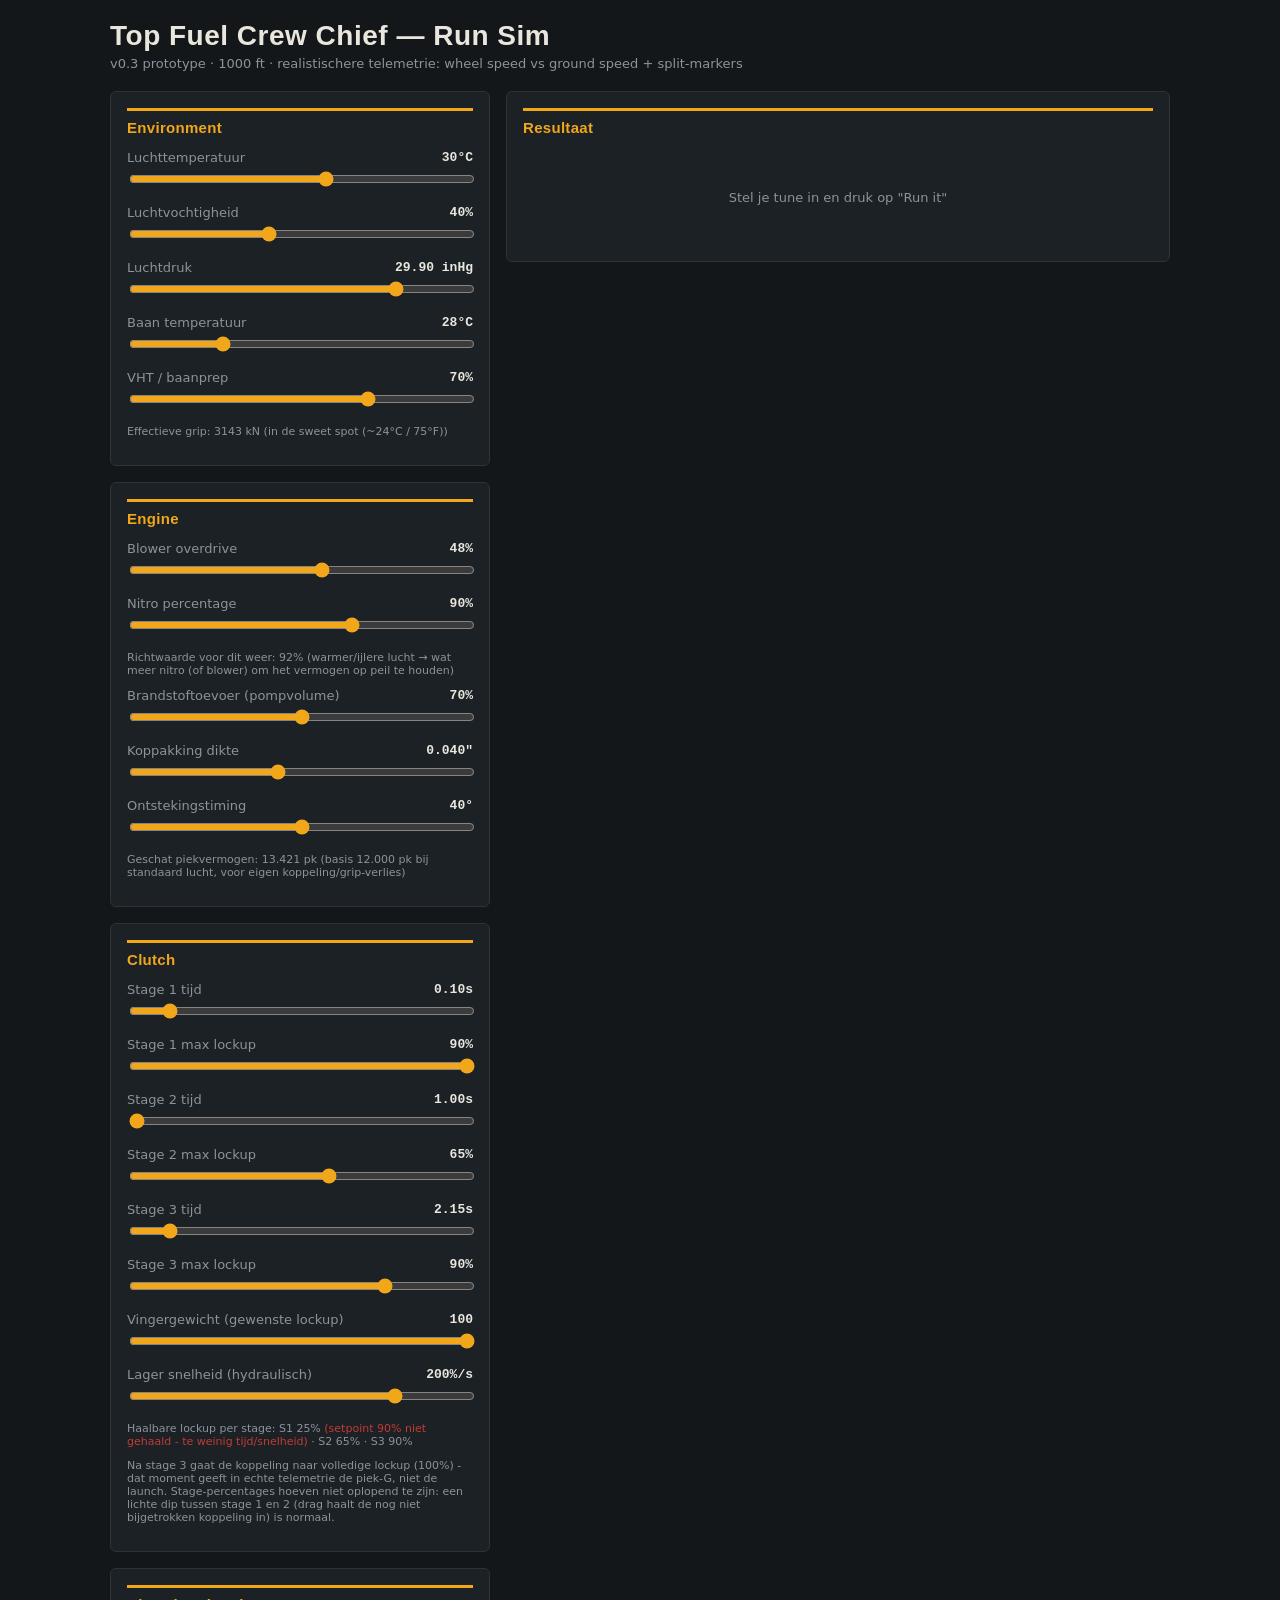
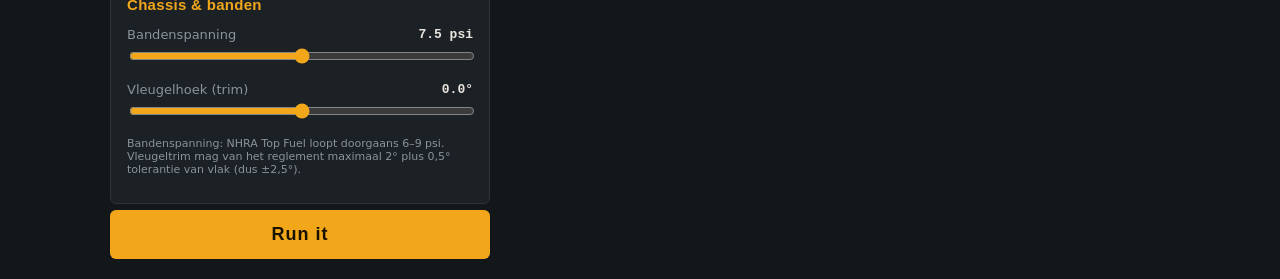
<file: run_sim_prototype.html>
<!DOCTYPE html>
<html lang="nl">
<head>
<meta charset="UTF-8">
<meta name="viewport" content="width=device-width, initial-scale=1.0">
<title>Top Fuel Crew Chief — Run Sim v0.22</title>
<style>
  :root{
    --bg:#14171a; --panel:#1c2126; --panel-alt:#20262c; --border:#2c333b;
    --text:#e9e6de; --muted:#8b939b; --amber:#f2a71b; --amber-dim:#8a611c;
    --red:#c23b32; --green:#4c9a6a;
    --mono: ui-monospace, "SF Mono", Menlo, Consolas, monospace;
    --disp: "Arial Narrow", "Helvetica Neue Condensed", Impact, sans-serif;
  }
  *{box-sizing:border-box;}
  body{margin:0; background:var(--bg); color:var(--text); font-family:system-ui,-apple-system,sans-serif;}
  .wrap{max-width:1100px; margin:0 auto; padding:20px;}
  h1{font-family:var(--disp); font-weight:800; letter-spacing:0.5px; font-size:28px; margin:0 0 4px;}
  .sub{color:var(--muted); font-size:13px; margin:0 0 20px;}
  .grid{display:grid; grid-template-columns: 1fr; gap:16px;}
  @media(min-width:820px){ .grid{grid-template-columns: 380px 1fr;} }
  .panel{background:var(--panel); border:1px solid var(--border); border-radius:6px; padding:16px;}
  .panel + .panel{margin-top:16px;}
  .sec-title{font-family:var(--disp); font-weight:800; font-size:15px; letter-spacing:0.3px; color:var(--amber); border-top:3px solid var(--amber); padding-top:8px; margin:0 0 14px;}
  .row{margin-bottom:14px;}
  .row label{display:flex; justify-content:space-between; font-size:13px; color:var(--muted); margin-bottom:4px;}
  .row label span.val{font-family:var(--mono); color:var(--text); font-weight:600;}
  input[type=range]{width:100%; accent-color:var(--amber);}
  button.run{width:100%; background:var(--amber); color:#1a1200; border:none; border-radius:6px; padding:14px; font-family:var(--disp); font-weight:800; font-size:18px; letter-spacing:1px; cursor:pointer; margin-top:6px;}
  button.run:active{transform:scale(0.98);}
  .results-grid{display:grid; grid-template-columns:repeat(3,1fr); gap:10px; margin-bottom:10px;}
  .results-grid.second{margin-top:10px;}
  .stat{background:var(--panel-alt); border-radius:6px; padding:10px 12px;}
  .stat .lbl{font-size:11px; color:var(--muted); margin-bottom:2px;}
  .stat .num{font-family:var(--mono); font-size:20px; font-weight:700;}
  svg{width:100%; height:auto; display:block; margin-top:10px;}
  .legend{display:flex; gap:16px; font-size:12px; color:var(--muted); margin-top:6px; flex-wrap:wrap;}
  .legend span{display:inline-flex; align-items:center; gap:6px;}
  .dot{width:10px; height:10px; border-radius:2px; display:inline-block;}
  .insp-grid{display:grid; grid-template-columns:repeat(2,1fr); gap:10px;}
  .insp{background:var(--panel-alt); border-radius:6px; padding:10px 12px;}
  .insp .lbl{font-size:11px; color:var(--muted); margin-bottom:4px;}
  .insp .status{font-family:var(--mono); font-weight:700; font-size:14px;}
  .status.ok{color:var(--green);} .status.warn{color:var(--amber);} .status.bad{color:var(--red);}
  .placeholder{color:var(--muted); font-size:13px; text-align:center; padding:40px 0;}
  .flag{background:rgba(194,59,50,0.15); border:1px solid var(--red); color:#f2938c; font-size:12px; padding:8px 10px; border-radius:4px; margin-top:10px;}
  .note{font-size:11px; color:var(--muted); margin-top:8px;}
</style>
</head>
<body>
<div class="wrap">
  <h1>Top Fuel Crew Chief — Run Sim</h1>
  <p class="sub">v0.3 prototype · 1000 ft · realistischere telemetrie: wheel speed vs ground speed + split-markers</p>

  <div class="grid">
    <div>
      <div class="panel">
        <div class="sec-title">Environment</div>
        <div class="row"><label>Luchttemperatuur <span class="val" id="v-airtemp">30°C</span></label><input type="range" id="airtemp" min="10" max="45" value="30" step="1"></div>
        <div class="row"><label>Luchtvochtigheid <span class="val" id="v-hum">40%</span></label><input type="range" id="hum" min="0" max="100" value="40" step="1"></div>
        <div class="row"><label>Luchtdruk <span class="val" id="v-baro">29.90 inHg</span></label><input type="range" id="baro" min="2880" max="3020" value="2990" step="1"></div>
        <div class="row"><label>Baan temperatuur <span class="val" id="v-track">28°C</span></label><input type="range" id="track" min="15" max="65" value="28" step="1"></div>
        <div class="row"><label>VHT / baanprep <span class="val" id="v-grip">70%</span></label><input type="range" id="grip" min="0" max="100" value="70" step="1"></div>
        <p class="note" id="grip-hint">Effectieve grip: -- (uitkomst van VHT% + baantemperatuur + bandenspanning)</p>
      </div>

      <div class="panel">
        <div class="sec-title">Engine</div>
        <div class="row"><label>Blower overdrive <span class="val" id="v-blower">48%</span></label><input type="range" id="blower" min="20" max="70" value="48" step="1"></div>
        <div class="row"><label>Nitro percentage <span class="val" id="v-fuel">90%</span></label><input type="range" id="fuel" min="75" max="98" value="90" step="1"></div>
        <p class="note" id="nitro-hint">Richtwaarde voor dit weer: 90% (rondom 90% is de norm; bij warmere, ijlere lucht wat meer, bij koude dichte lucht wat minder)</p>
        <div class="row"><label>Brandstoftoevoer (pompvolume) <span class="val" id="v-fuelvol">70%</span></label><input type="range" id="fuelvol" min="40" max="100" value="70" step="1"></div>
        <div class="row"><label>Koppakking dikte <span class="val" id="v-gasket">0.040"</span></label><input type="range" id="gasket" min="25" max="60" value="40" step="1"></div>
        <div class="row"><label>Ontstekingstiming <span class="val" id="v-ign">40°</span></label><input type="range" id="ign" min="30" max="50" value="40" step="1"></div>
        <p class="note" id="power-hint">Geschat piekvermogen: -- pk</p>
      </div>

      <div class="panel">
        <div class="sec-title">Clutch</div>
        <div class="row"><label>Stage 1 tijd <span class="val" id="v-s1t">0.10s</span></label><input type="range" id="s1t" min="0" max="100" value="10" step="5"></div>
        <div class="row"><label>Stage 1 max lockup <span class="val" id="v-s1p">90%</span></label><input type="range" id="s1p" min="10" max="90" value="90" step="1"></div>
        <div class="row"><label>Stage 2 tijd <span class="val" id="v-s2t">1.00s</span></label><input type="range" id="s2t" min="100" max="200" value="100" step="5"></div>
        <div class="row"><label>Stage 2 max lockup <span class="val" id="v-s2p">65%</span></label><input type="range" id="s2p" min="30" max="90" value="65" step="1"></div>
        <div class="row"><label>Stage 3 tijd <span class="val" id="v-s3t">2.15s</span></label><input type="range" id="s3t" min="200" max="350" value="215" step="5"></div>
        <div class="row"><label>Stage 3 max lockup <span class="val" id="v-s3p">90%</span></label><input type="range" id="s3p" min="60" max="100" value="90" step="1"></div>
        <div class="row"><label>Vingergewicht (gewenste lockup) <span class="val" id="v-fw">100</span></label><input type="range" id="fw" min="0" max="100" value="100" step="1"></div>
        <div class="row"><label>Lager snelheid (hydraulisch) <span class="val" id="v-bspeed">200%/s</span></label><input type="range" id="bspeed" min="20" max="250" value="200" step="5"></div>
        <p class="note" id="clutch-reach-hint">Haalbare lockup per stage: --</p>
        <p class="note">Na stage 3 gaat de koppeling naar volledige lockup (100%) - dat moment geeft in echte telemetrie de piek-G, niet de launch. Stage-percentages hoeven niet oplopend te zijn: een lichte dip tussen stage 1 en 2 (drag haalt de nog niet bijgetrokken koppeling in) is normaal.</p>
      </div>

      <div class="panel">
        <div class="sec-title">Chassis &amp; banden</div>
        <div class="row"><label>Bandenspanning <span class="val" id="v-tpsi">7.5 psi</span></label><input type="range" id="tpsi" min="60" max="90" value="75" step="1"></div>
        <div class="row"><label>Vleugelhoek (trim) <span class="val" id="v-wing">0.0°</span></label><input type="range" id="wing" min="-25" max="25" value="0" step="1"></div>
        <p class="note">Bandenspanning: NHRA Top Fuel loopt doorgaans 6–9 psi. Vleugeltrim mag van het reglement maximaal 2° plus 0,5° tolerantie van vlak (dus ±2,5°).</p>
      </div>

      <button class="run" id="runBtn">Run it</button>
    </div>

    <div>
      <div class="panel" id="resultsPanel">
        <div class="sec-title">Resultaat</div>
        <div id="placeholder" class="placeholder">Stel je tune in en druk op "Run it"</div>
        <div id="resultsContent" style="display:none;">
          <div class="results-grid">
            <div class="stat"><div class="lbl">60 ft</div><div class="num" id="r-60">--</div></div>
            <div class="stat"><div class="lbl">330 ft</div><div class="num" id="r-330">--</div></div>
            <div class="stat"><div class="lbl">660 ft (1/8)</div><div class="num" id="r-660">--</div></div>
          </div>
          <div class="results-grid second">
            <div class="stat"><div class="lbl">660 ft snelheid</div><div class="num" id="r-660mph">--</div></div>
            <div class="stat"><div class="lbl">ET (1000 ft)</div><div class="num" id="r-et">--</div></div>
            <div class="stat"><div class="lbl">Trap snelheid</div><div class="num" id="r-mph">--</div></div>
          </div>
          <svg id="traceChart" viewBox="0 0 640 260"></svg>
          <div class="legend">
            <span><span class="dot" style="background:#f2a71b"></span>ground speed (mph)</span>
            <span><span class="dot" style="background:#c23b32"></span>wheel speed (mph)</span>
            <span><span class="dot" style="background:#7a8fae"></span>lagerpositie (werkelijk, %, rechteras)</span>
            <span><span class="dot" style="background:#8bc98b"></span>effectieve lockup (na vingergewicht+warmte, %, rechteras)</span>
          </div>
          <div id="spinFlag"></div>
        </div>
      </div>

      <div class="panel" id="inspPanel" style="display:none;">
        <div class="sec-title">Inspectie na de run</div>
        <div class="insp-grid">
          <div class="insp"><div class="lbl">Koppelingswarmte</div><div class="status" id="i-clutch">--</div></div>
          <div class="insp"><div class="lbl">Geschatte slip</div><div class="status" id="i-slip">--</div></div>
          <div class="insp"><div class="lbl">Bougies (mengsel)</div><div class="status" id="i-plugs">--</div></div>
          <div class="insp"><div class="lbl">Lagerslijtage</div><div class="status" id="i-bearing">--</div></div>
          <div class="insp"><div class="lbl">Koppakking</div><div class="status" id="i-gasket">--</div></div>
          <div class="insp"><div class="lbl">Bandenslijtage</div><div class="status" id="i-tire">--</div></div>
          <div class="insp"><div class="lbl">Density altitude</div><div class="status" id="i-da">--</div></div>
        </div>
      </div>
    </div>
  </div>
</div>

<script>
function $(id){ return document.getElementById(id); }

const sliders = ["airtemp","hum","baro","track","grip","blower","fuel","fuelvol","gasket","ign","s1t","s1p","s2t","s2p","s3t","s3p","fw","bspeed","tpsi","wing"];
function fmt(id, val){
  switch(id){
    case "airtemp": return val + "°C";
    case "hum": return val + "%";
    case "baro": return (val/100).toFixed(2) + " inHg";
    case "track": return val + "°C";
    case "grip": return val + "%";
    case "blower": return val + "%";
    case "fuel": return val + "%";
    case "fuelvol": return val + "%";
    case "gasket": return (val/1000).toFixed(3) + '"';
    case "ign": return val + "°";
    case "s1t": return (val/100).toFixed(2) + "s";
    case "s1p": return val + "%";
    case "s2t": return (val/100).toFixed(2) + "s";
    case "s2p": return val + "%";
    case "s3t": return (val/100).toFixed(2) + "s";
    case "s3p": return val + "%";
    case "bspeed": return val + "%/s";
    case "fw": return val;
    case "tpsi": return (val/10).toFixed(1) + " psi";
    case "wing": return (val/10).toFixed(1) + "°";
  }
}
sliders.forEach(id=>{
  const el = $(id);
  const out = $("v-"+id);
  out.textContent = fmt(id, el.value);
  el.addEventListener("input", ()=>{ out.textContent = fmt(id, el.value); });
});

function updateClutchReachHint(){
  const s1time = +$("s1t").value/100;
  const s1pct = +$("s1p").value/100;
  const s2time = +$("s2t").value/100;
  const s2pct = +$("s2p").value/100;
  const s3time = +$("s3t").value/100;
  const s3pct = +$("s3p").value/100;
  const bearingSpeed = +$("bspeed").value/100;

  // Reachable lockup within a stage = however far the bearing can travel at
  // bearingSpeed in the time available, capped by the setpoint itself. If
  // the reachable value is below the setpoint, that setpoint is currently
  // "dead" - raising it further won't do anything until you also give the
  // bearing more time or more speed.
  let pos = 0.05;
  const reach1 = Math.min(s1pct, pos + bearingSpeed*s1time);
  pos = reach1;
  const reach2 = s2pct >= pos
    ? Math.min(s2pct, pos + bearingSpeed*(s2time-s1time))
    : Math.max(s2pct, pos - bearingSpeed*(s2time-s1time));
  pos = reach2;
  const reach3 = s3pct >= pos
    ? Math.min(s3pct, pos + bearingSpeed*(s3time-s2time))
    : Math.max(s3pct, pos - bearingSpeed*(s3time-s2time));

  function fmtReach(setpoint, reached){
    const dead = Math.abs(reached-setpoint) > 0.02;
    const pct = Math.round(reached*100);
    return dead ? `${pct}% <span style="color:var(--red)">(setpoint ${Math.round(setpoint*100)}% niet gehaald - te weinig tijd/snelheid)</span>` : `${pct}%`;
  }
  $("clutch-reach-hint").innerHTML = `Haalbare lockup per stage: S1 ${fmtReach(s1pct,reach1)} · S2 ${fmtReach(s2pct,reach2)} · S3 ${fmtReach(s3pct,reach3)}`;
}
["s1t","s1p","s2t","s2p","s3t","s3p","bspeed"].forEach(id=>{
  $(id).addEventListener("input", updateClutchReachHint);
});
updateClutchReachHint();

function calcDensityAltitude(airtempC, humidity, baroInHg){
  const airtempF = airtempC*9/5+32;
  const pressureAltitude = (29.92 - baroInHg) * 1000;
  let da = pressureAltitude + 120*(airtempF-59) + humidity*3;
  return Math.max(-3000, Math.min(10000, da));
}

function calcPowerMult(da){
  const daClamped = Math.max(-3000, Math.min(8000, da));
  return 1 - daClamped/60000;
}

function calcEngineMult(blowerOD, fuelPct, fuelVolPct, gasketThou, ignition, powerMultNow){
  const fuelFactor = 0.60 + (fuelPct-75)/23*0.80;
  const fuelVolFactor = 0.60 + (fuelVolPct-40)/60*0.80;
  const blowerNorm = Math.max(0, (blowerOD-20)/50);
  const blowerFactor = 0.85 + Math.sqrt(blowerNorm)*0.27;
  const ignEff = 1 - Math.abs(ignition-40)/40*0.30;
  const compressionFactor = 0.85 + (60-gasketThou)/35*0.27;
  return fuelFactor*fuelVolFactor*blowerFactor*ignEff*compressionFactor*powerMultNow;
}

function updateEngineHints(){
  const airtempC = +$("airtemp").value;
  const humidity = +$("hum").value;
  const baroInHg = +$("baro").value/100;
  const trackTempC = +$("track").value;
  const gripSlider = +$("grip").value;
  const blowerOD = +$("blower").value;
  const fuelPct = +$("fuel").value;
  const fuelVolPct = +$("fuelvol").value;
  const gasketThou = +$("gasket").value;
  const ignition = +$("ign").value;

  const da = calcDensityAltitude(airtempC, humidity, baroInHg);
  const powerMultNow = calcPowerMult(da);
  const mult = calcEngineMult(blowerOD, fuelPct, fuelVolPct, gasketThou, ignition, powerMultNow);
  $("power-hint").textContent = `Geschat piekvermogen: ${Math.round(12000*mult).toLocaleString("nl-NL")} pk (basis 12.000 pk bij standaard lucht, voor eigen koppeling/grip-verlies)`;

  // Nitro%: solve for the fuelPct that restores the same effective power as
  // a 90% tune at reference (sea-level) conditions.
  const fuelFactor90 = 0.60 + (90-75)/23*0.80;
  const powerMultRef = 1;
  const targetFuelFactor = fuelFactor90 * (powerMultRef/powerMultNow);
  let recommendedNitro = 75 + 23*(targetFuelFactor-0.60)/0.80;
  recommendedNitro = Math.max(75, Math.min(98, Math.round(recommendedNitro)));

  const hint = $("nitro-hint");
  const delta = da;
  const trend = delta > 300 ? "warmer/ijlere lucht → wat meer nitro (of blower) om het vermogen op peil te houden"
              : (delta < -300 ? "koudere/dichtere lucht → wat minder nitro kan al genoeg zijn" : "conditie dicht bij standaard");
  let text = `Richtwaarde voor dit weer: ${recommendedNitro}% (${trend})`;

  // Bad track: recommend backing OFF power rather than compensating upward,
  // since more power you can't put to the ground just costs you via slip.
  const optimalPsi = 6.5 + (trackTempC-15)/50*2.3;
  const tirePsi = +$("tpsi").value/10;
  const psiPenalty = Math.abs(tirePsi-optimalPsi)*0.45;
  const optimalTrackTempC = 24;
  const trackTempDiff = trackTempC - optimalTrackTempC;
  const trackHeatPenalty = trackTempDiff < 0 ? 0.031*trackTempDiff*trackTempDiff : 0.0025*trackTempDiff*trackTempDiff;
  const gripFraction = gripSlider/100;
  const gripEstimate = Math.max(0.6, (0.9+gripFraction*5.7)-trackHeatPenalty-psiPenalty);
  if(gripEstimate < 2.2){
    text += ` — let op: de baan/banden geven weinig grip, extra vermogen erbij zetten kost je nu waarschijnlijk meer aan wielspin dan het oplevert. Overweeg juist minder nitro/blower.`;
  }
  hint.textContent = text;

  const gripHint = $("grip-hint");
  const tempQuality = trackTempDiff < 0
    ? (trackTempDiff < -15 ? "veel te koud, traction compound activeert nauwelijks" : "iets aan de koude kant")
    : (trackTempDiff > 25 ? "veel te heet, baan wordt gooey/glad" : (trackTempDiff > 8 ? "iets aan de warme kant" : "in de sweet spot (~24°C / 75°F)"));
  // Displayed purely as a kN-flavored readout (2600-3400 span), rescaled
  // from the internal grip coefficient (0.6-6.6) after temp/tire penalties -
  // this is the OUTCOME of VHT% + track temp + tire pressure, not an input.
  const gripKN = Math.round(2600 + Math.max(0, Math.min(1, (gripEstimate-0.6)/6.0)) * 800);
  gripHint.textContent = `Effectieve grip: ${gripKN} kN (${tempQuality})`;
}
["airtemp","hum","baro","track","grip","blower","fuel","fuelvol","gasket","ign","tpsi"].forEach(id=>{
  $(id).addEventListener("input", updateEngineHints);
});
updateEngineHints();

function runSimulation(){
  const airtempC = +$("airtemp").value;
  const humidity = +$("hum").value;
  const baroInHg = +$("baro").value/100;
  const trackTempC = +$("track").value;
  const gripSlider = +$("grip").value;
  const blowerOD = +$("blower").value;
  const fuelPct = +$("fuel").value;
  const fuelVolPct = +$("fuelvol").value;
  const gasketThou = +$("gasket").value;
  const ignition = +$("ign").value;
  const s1time = +$("s1t").value/100;
  const s1pct = +$("s1p").value/100;
  const s2time = +$("s2t").value/100;
  const s2pct = +$("s2p").value/100;
  const s3time = +$("s3t").value/100;
  const s3pct = +$("s3p").value/100;
  const fingerWeight = +$("fw").value;
  const bearingSpeed = (+$("bspeed").value/100);
  const tirePsi = +$("tpsi").value/10;
  const wingAngle = +$("wing").value/10;

  const densityAltitude = calcDensityAltitude(airtempC, humidity, baroInHg);
  const powerMult = calcPowerMult(densityAltitude);

  // Nitro% en brandstoftoevoer zijn de grote vermogensknoppen (chemische
  // energie-inhoud van het mengsel). Blower en koppakking geven een
  // vergelijkbaar, kleiner bereik. Blower heeft bovendien afnemende
  // meeropbrengst (sqrt-curve): hoe hoger de overdrive, hoe minder extra
  // vermogen elke stap oplevert, en hoe meer warmte er in het mengsel komt.
  const fuelFactor = 0.60 + (fuelPct-75)/23*0.80;
  const fuelVolFactor = 0.60 + (fuelVolPct-40)/60*0.80;
  const blowerNorm = Math.max(0, (blowerOD-20)/50);
  const blowerFactor = 0.85 + Math.sqrt(blowerNorm)*0.27;
  const ignEff = 1 - Math.abs(ignition-40)/40*0.30;
  const compressionFactor = 0.85 + (60-gasketThou)/35*0.27;

  // Detonatierisico is nu vooral een blower/warmte-verhaal: hoe sneller de
  // blower draait, hoe heter het mengsel wordt, met compressie en nitro% als
  // versterkende factoren.
  const heatRisk = blowerNorm*0.65 + Math.max(0,(compressionFactor-1))*1.1 + Math.max(0,(fuelPct-88))/10*0.15;
  const detonationRisk = heatRisk > 0.62;

  // Grip: NHRA Top Fuel rear tire pressure typically runs 6-9 psi. On a hot,
  // greasy track higher pressure helps; on a cool, grippy track lower helps.
  // Range widened so a well-tuned launch can approach real peak launch g's
  // (~5.6g per published Top Fuel figures) - the old ceiling capped effective
  // launch acceleration at ~3g, which made a 0.8s 60ft physically impossible
  // no matter how the clutch was tuned.
  const optimalPsi = 6.5 + (trackTempC-15)/50*2.3;
  const psiPenalty = Math.abs(tirePsi-optimalPsi)*0.45;
  // Track temp vs grip is a real inverted-U, not a simple "hotter = worse":
  // below ~70F (21C) traction drops off fast (compound doesn't activate,
  // dew risk); 70-90F (21-32C) is the sweet spot most crew chiefs cite;
  // above ~100-115F (38-46C) the traction compound gets "gooey" and grip
  // falls off again, though more gradually than the cold-side drop.
  const optimalTrackTempC = 24;
  const trackTempDiff = trackTempC - optimalTrackTempC;
  const trackHeatPenalty = trackTempDiff < 0 ? 0.031*trackTempDiff*trackTempDiff : 0.0025*trackTempDiff*trackTempDiff;
  const gripFraction = gripSlider/100;
  const baseGripCoeff = Math.max(0.6, (0.9 + gripFraction*5.7) - trackHeatPenalty - psiPenalty);

  const WEIGHT_LB = 2320;
  // Two engine-side ceilings, calibrated against real published Top Fuel
  // reference points (60ft ~0.8s @ ~100mph, 1000ft ~3.65s @ ~330-338mph,
  // peak launch g ~5.6, ~297mph+ by 660ft):
  // 1) LAUNCH_CAP - the clutch's maximum transmittable torque as a wheel
  //    force. This governs the early-mid run and is what gives the sharp
  //    early g's - constant regardless of speed.
  // 2) A power-based ceiling (force = power/speed) that naturally FALLS as
  //    speed rises. This is what makes real Top Fuel acceleration taper
  //    through the back half instead of holding a flat plateau to the
  //    finish - a flat-force model was the structural reason incrementals
  //    never lined up no matter how the individual constants were tuned.
  const mult = fuelFactor * fuelVolFactor * blowerFactor * ignEff * compressionFactor * powerMult;
  const LAUNCH_CAP = 13000 * mult;
  const POWER_HP = 6500 * mult;
  const V_FLOOR = 30;
  const CDA = 9.0;
  const RHO_REF = 0.00237;
  // Rear wing: NHRA rules cap adjustable trim at +-2 deg from level; the fixed
  // wing itself produces most of the ~5000-6000 lb of downforce at 300 mph.
  const WING_BASE_K = 0.0284;
  const wingTrim = 1 + (wingAngle/2.5)*0.45;
  const WING_K = WING_BASE_K * wingTrim;


  function activeSetpoint(t){
    // Each stage timer commands a new target for the bearing; it does not
    // jump there, it travels toward it hydraulically (see bearingSpeed).
    // Real telemetry (G-meter trace) shows the G-peak happening at FULL
    // lockup, not at launch - launch gives a moderate plateau, there's often
    // a dip as drag catches up before the next stage clamps harder, then a
    // climb to the peak right as the clutch fully locks, followed by a
    // decay as speed/drag take over. s3time is when full lockup (1.0) is
    // commanded - that's the moment the peak G in real telemetry occurs.
    if(t < s1time) return s1pct;
    if(t < s2time) return s2pct;
    if(t < s3time) return s3pct;
    return 1.0;
  }
  // Finger-desired lockup: how far centrifugal force wants to push the
  // fingers out, purely from finger weight (assumes launch RPM is reached
  // and roughly held through the run - real cars do vary RPM, but that's a
  // future refinement). Noted for later: as the friction pack wears/thins
  // from slip heat, the fingers can travel further for the same weight,
  // which would raise this value progressively - not modeled yet.
  const fingerDesired = 0.30 + (fingerWeight/100)*0.70;

  const dt = 0.004;
  let t=0, v=0, x=0, wheelV=0;
  let et60=null, et330=null, et660=null, mph660=null;
  const trace = [];
  const maxT = 10.0;
  // Effective rotating-mass weight for the rear wheel/driveline: much lower
  // than the car's weight, so a spinning tire can rev up far faster than the
  // chassis accelerates - this is what produces the characteristic early
  // wheel-speed spike above ground speed on real telemetry traces.
  const WHEEL_WEIGHT_LB = 260;
  const MAX_SLIP_EXCESS_FTS = 260;
  // Clutch temperature builds from slip and makes the pack grabbier
  // (aggressiveness boost), up to a capped ceiling.
  let clutchTemp = 0;
  const HEAT_RATE = 3.2;
  const HEAT_CAP_BOOST = 0.22;
  let slipIntegral = 0;
  let bearingPos = 0.05;
  // Engine failure: sustained high heat risk (aggressive blower/compression/
  // nitro combo) accumulates damage. Cross the threshold and the motor lets
  // go mid-run - this is the real ceiling on "just turn everything up",
  // not a cosmetic warning.
  let engineDamage = 0;
  let engineFailed = false;
  let engineFailTime = null;

  while(x < 1000 && t < maxT){
    const target = activeSetpoint(t);
    if(bearingPos < target) bearingPos = Math.min(target, bearingPos + bearingSpeed*dt);
    else if(bearingPos > target) bearingPos = Math.max(target, bearingPos - bearingSpeed*dt);
    const heatBoost = 1 + Math.min(clutchTemp/100, 1) * HEAT_CAP_BOOST;
    const lf = Math.min(fingerDesired, bearingPos) * heatBoost;
    const powerForce = (POWER_HP * lf * 550) / Math.max(v, V_FLOOR);
    const engineForce = Math.min(powerForce, LAUNCH_CAP * lf);
    const wingDownforce = WING_K * v * v;
    const maxTraction = (WEIGHT_LB + wingDownforce) * baseGripCoeff;
    let appliedForce, slipPct, slipping;
    if(engineForce > maxTraction){
      slipPct = Math.min(100, ((engineForce-maxTraction)/engineForce)*100);
      // Progressive penalty: a little managed slip barely costs anything,
      // but heavy overpowering the tires (going up in smoke) costs real
      // forward force, not just a flat 7% haircut.
      const efficiency = 0.93 - Math.min(0.45, (slipPct/100) * 0.65);
      appliedForce = maxTraction * efficiency;
      slipping = true;
    } else {
      appliedForce = engineForce;
      slipPct = 0;
      slipping = false;
    }
    clutchTemp += (slipPct/100) * HEAT_RATE * dt * 10;
    slipIntegral += slipPct * dt;
    engineDamage += Math.max(0, heatRisk - 0.62) * dt;
    if(!engineFailed && engineDamage > 0.15){
      engineFailed = true;
      engineFailTime = t;
    }
    if(engineFailed) appliedForce = 0;
    const drag = 0.5*RHO_REF*CDA*v*v;
    const net = appliedForce - drag;
    const accel = net*32.174/WEIGHT_LB;
    v = Math.max(0, v + accel*dt);
    x += v*dt;

    if(slipping){
      const wheelAccel = (engineForce-appliedForce)*32.174/WHEEL_WEIGHT_LB + accel;
      wheelV = Math.min(v + MAX_SLIP_EXCESS_FTS, wheelV + wheelAccel*dt);
      if(wheelV < v) wheelV = v;
    } else {
      wheelV = v;
    }

    if(et60===null && x>=60) et60 = t;
    if(et330===null && x>=330) et330 = t;
    if(et660===null && x>=660){ et660 = t; mph660 = v/1.4667; }
    trace.push({t, x, v_mph: v/1.4667, wheel_mph: wheelV/1.4667, slip: slipPct, clutch_pos: bearingPos*100, effective_lockup: Math.min(1,lf)*100});
    t += dt;
  }

  const finished = x >= 1000;
  const et = t;
  const mph = trace.length ? trace[trace.length-1].v_mph : 0;

  const slipEnergy = trace.reduce((acc,p)=>acc + p.slip, 0) / trace.length;
  const clutchHeat = Math.min(100, clutchTemp);
  const avgSlipPct = slipIntegral / Math.max(et, 0.001);
  const plugBalance = (fuelFactor-1) + (compressionFactor-1) - (ignEff-1)*0.5;
  const bearingWear = Math.min(100, (blowerOD-20)*0.9 + Math.max(0,(et-3.8))*8);
  const tireWear = Math.min(100, Math.abs(tirePsi-optimalPsi)*8 + slipEnergy*1.5);

  return {
    finished, et, mph, et60, et330, et660, mph660, trace, densityAltitude,
    clutchHeat, avgSlipPct, plugBalance, bearingWear, tireWear, detonationRisk,
    engineFailed, engineFailTime,
    anySpin: trace.some(p=>p.slip>5)
  };
}

function drawChart(trace, splits){
  const W=640,H=280, padL=42, padR=38, padT=10, padB=34;
  const maxV = Math.max(...trace.map(p=>Math.max(p.v_mph,p.wheel_mph)), 10) * 1.05;
  const maxT = trace[trace.length-1].t;
  function xs(t){ return padL + (t/maxT)*(W-padL-padR); }
  function ysV(v){ return H-padB - (v/maxV)*(H-padT-padB); }
  function ysPct(p){ return H-padB - (p/100)*(H-padT-padB); }

  let speedPath = "M " + trace.map(p=>`${xs(p.t).toFixed(1)},${ysV(p.v_mph).toFixed(1)}`).join(" L ");
  let wheelPath = "M " + trace.map(p=>`${xs(p.t).toFixed(1)},${ysV(p.wheel_mph).toFixed(1)}`).join(" L ");
  let clutchPath = "M " + trace.map(p=>`${xs(p.t).toFixed(1)},${ysPct(p.clutch_pos).toFixed(1)}`).join(" L ");
  let effLockupPath = "M " + trace.map(p=>`${xs(p.t).toFixed(1)},${ysPct(p.effective_lockup).toFixed(1)}`).join(" L ");

  let gridLines = "";
  for(let i=0;i<=4;i++){
    const yy = padT + i*(H-padT-padB)/4;
    const val = Math.round(maxV - i*maxV/4);
    const pctVal = Math.round(100 - i*100/4);
    gridLines += `<line x1="${padL}" y1="${yy}" x2="${W-padR}" y2="${yy}" stroke="#2c333b" stroke-width="1"/>`;
    gridLines += `<text x="${padL-6}" y="${yy+4}" text-anchor="end" font-size="10" fill="#8b939b" font-family="ui-monospace,monospace">${val}</text>`;
    gridLines += `<text x="${W-padR+6}" y="${yy+4}" text-anchor="start" font-size="10" fill="#7a8fae" font-family="ui-monospace,monospace">${pctVal}</text>`;
  }

  let splitLines = "";
  splits.forEach(s=>{
    if(s.t==null) return;
    const sx = xs(s.t);
    splitLines += `<line x1="${sx.toFixed(1)}" y1="${padT}" x2="${sx.toFixed(1)}" y2="${H-padB}" stroke="#5f5e5a" stroke-width="1" stroke-dasharray="3,3"/>`;
    splitLines += `<text x="${sx.toFixed(1)}" y="${H-padB+13}" text-anchor="middle" font-size="9" fill="#8b939b" font-family="ui-monospace,monospace">${s.label}</text>`;
    splitLines += `<text x="${sx.toFixed(1)}" y="${H-padB+25}" text-anchor="middle" font-size="9" fill="#5f5e5a" font-family="ui-monospace,monospace">${s.t.toFixed(2)}s</text>`;
  });

  const svg = `
    ${gridLines}
    <line x1="${padL}" y1="${H-padB}" x2="${W-padR}" y2="${H-padB}" stroke="#2c333b" stroke-width="1"/>
    ${splitLines}
    <path d="${effLockupPath}" fill="none" stroke="#8bc98b" stroke-width="1.5" opacity="0.9"/>
    <path d="${clutchPath}" fill="none" stroke="#7a8fae" stroke-width="1.5" stroke-dasharray="4,2" opacity="0.9"/>
    <path d="${wheelPath}" fill="none" stroke="#c23b32" stroke-width="1.5" opacity="0.85"/>
    <path d="${speedPath}" fill="none" stroke="#f2a71b" stroke-width="2.5"/>
  `;
  $("traceChart").setAttribute("viewBox", `0 0 ${W} ${H}`);
  $("traceChart").innerHTML = svg;
}

function statusClass(val, warnAt, badAt){
  if(val>=badAt) return "bad";
  if(val>=warnAt) return "warn";
  return "ok";
}

$("runBtn").addEventListener("click", ()=>{
  const r = runSimulation();
  $("placeholder").style.display="none";
  $("resultsContent").style.display="block";
  $("inspPanel").style.display="block";

  $("r-60").textContent = r.et60 ? r.et60.toFixed(3)+"s" : "n.v.t.";
  $("r-330").textContent = r.et330 ? r.et330.toFixed(3)+"s" : "n.v.t.";
  $("r-660").textContent = r.et660 ? r.et660.toFixed(3)+"s" : "n.v.t.";
  $("r-660mph").textContent = r.mph660 ? r.mph660.toFixed(1)+" mph" : "n.v.t.";
  $("r-et").textContent = r.finished ? r.et.toFixed(3)+"s" : (r.engineFailed ? "MOTOR" : "DNF");
  $("r-et").style.color = r.finished ? "var(--text)" : "var(--red)";
  $("r-mph").textContent = r.mph.toFixed(1)+" mph";

  drawChart(r.trace, [
    {label:"60'", t:r.et60},
    {label:"330'", t:r.et330},
    {label:"660'", t:r.et660},
    {label: r.finished ? "1000'" : null, t: r.finished ? r.et : null}
  ]);

  const spinFlag = $("spinFlag");
  let flags = "";
  if(r.engineFailed) flags += `<div class="flag">Motor kapot na ${r.engineFailTime.toFixed(2)}s — de combinatie van blower, compressie en nitro% was te heet om vol te houden.</div>`;
  else if(!r.finished) flags += `<div class="flag">Auto bereikte de 1000 ft niet binnen ${r.et.toFixed(1)}s — te weinig grip/vermogen om op snelheid te komen. Draai bij.</div>`;
  if(r.anySpin && !r.engineFailed) flags += `<div class="flag">Wielenspin gedetecteerd tijdens de run — motorvermogen overschreed de beschikbare grip.</div>`;
  if(r.detonationRisk && !r.engineFailed) flags += `<div class="flag">Detonatierisico: hoge compressie + hoog nitropercentage + veel voorontsteking is een gevaarlijke combinatie.</div>`;
  spinFlag.innerHTML = flags;

  const ch = r.clutchHeat;
  const chCls = statusClass(ch,45,70);
  $("i-clutch").textContent = ch.toFixed(0)+"/100 " + (chCls==="ok"?"(optimaal)":chCls==="warn"?"(warm)":"(oververhit)");
  $("i-clutch").className = "status "+chCls;

  const slipCls = statusClass(r.avgSlipPct,15,30);
  $("i-slip").textContent = r.avgSlipPct.toFixed(1)+"% gem.";
  $("i-slip").className = "status "+slipCls;

  let plugTxt, plugCls;
  if(r.plugBalance > 0.08){ plugTxt="rijk mengsel"; plugCls="warn"; }
  else if(r.plugBalance < -0.08){ plugTxt="mager mengsel"; plugCls="bad"; }
  else { plugTxt="optimaal"; plugCls="ok"; }
  $("i-plugs").textContent = plugTxt;
  $("i-plugs").className = "status "+plugCls;

  const bw = r.bearingWear;
  const bwCls = statusClass(bw,40,70);
  $("i-bearing").textContent = bw.toFixed(0)+"% slijtage";
  $("i-bearing").className = "status "+bwCls;

  $("i-gasket").textContent = r.detonationRisk ? "risico op doorslaan" : "intact";
  $("i-gasket").className = "status " + (r.detonationRisk ? "bad" : "ok");

  const tw = r.tireWear;
  const twCls = statusClass(tw,35,65);
  $("i-tire").textContent = tw.toFixed(0)+"% slijtage";
  $("i-tire").className = "status "+twCls;

  $("i-da").textContent = Math.round(r.densityAltitude).toLocaleString("nl-NL")+" ft";
  $("i-da").className = "status ok";
});
</script>
</body>
</html>
</file>
<file: ui/style.css>
:root{
  --bg:#14171a; --panel:#1c2126; --panel-alt:#20262c; --border:#2c333b;
  --text:#e9e6de; --muted:#8b939b; --amber:#f2a71b; --amber-dim:#8a611c;
  --red:#c23b32; --green:#4c9a6a;
  --mono: ui-monospace, "SF Mono", Menlo, Consolas, monospace;
  --disp: "Arial Narrow", "Helvetica Neue Condensed", Impact, sans-serif;
}
*{box-sizing:border-box;}
body{margin:0; background:var(--bg); color:var(--text); font-family:system-ui,-apple-system,sans-serif;}
.wrap{max-width:1100px; margin:0 auto; padding:20px;}
h1{font-family:var(--disp); font-weight:800; letter-spacing:0.5px; font-size:28px; margin:0 0 4px;}
.sub{color:var(--muted); font-size:13px; margin:0 0 20px;}
.grid{display:grid; grid-template-columns: 1fr; gap:16px;}
@media(min-width:820px){ .grid{grid-template-columns: 380px 1fr;} }
.panel{background:var(--panel); border:1px solid var(--border); border-radius:6px; padding:16px;}
.panel + .panel{margin-top:16px;}
.sec-title{font-family:var(--disp); font-weight:800; font-size:15px; letter-spacing:0.3px; color:var(--amber); border-top:3px solid var(--amber); padding-top:8px; margin:0 0 14px;}
.row{margin-bottom:14px;}
.row label{display:flex; justify-content:space-between; font-size:13px; color:var(--muted); margin-bottom:4px;}
.row label span.val{font-family:var(--mono); color:var(--text); font-weight:600;}
input[type=range]{width:100%; accent-color:var(--amber);}
select{width:100%; background:var(--panel-alt); color:var(--text); border:1px solid var(--border); border-radius:4px; padding:6px 8px; font-size:13px; font-family:inherit;}
button.run{width:100%; background:var(--amber); color:#1a1200; border:none; border-radius:6px; padding:14px; font-family:var(--disp); font-weight:800; font-size:18px; letter-spacing:1px; cursor:pointer; margin-top:6px;}
button.run:active{transform:scale(0.98);}
.results-grid{display:grid; grid-template-columns:repeat(3,1fr); gap:10px; margin-bottom:10px;}
.results-grid.second{margin-top:10px;}
.stat{background:var(--panel-alt); border-radius:6px; padding:10px 12px;}
.stat .lbl{font-size:11px; color:var(--muted); margin-bottom:2px;}
.stat .num{font-family:var(--mono); font-size:20px; font-weight:700;}
svg{width:100%; height:auto; display:block; margin-top:10px;}
.legend{display:flex; gap:16px; font-size:12px; color:var(--muted); margin-top:6px; flex-wrap:wrap;}
.legend span{display:inline-flex; align-items:center; gap:6px;}
.dot{width:10px; height:10px; border-radius:2px; display:inline-block;}
.insp-grid{display:grid; grid-template-columns:repeat(2,1fr); gap:10px;}
.insp{background:var(--panel-alt); border-radius:6px; padding:10px 12px;}
.insp .lbl{font-size:11px; color:var(--muted); margin-bottom:4px;}
.insp .status{font-family:var(--mono); font-weight:700; font-size:14px;}
.status.ok{color:var(--green);} .status.warn{color:var(--amber);} .status.bad{color:var(--red);}
.placeholder{color:var(--muted); font-size:13px; text-align:center; padding:40px 0;}
.flag{background:rgba(194,59,50,0.15); border:1px solid var(--red); color:#f2938c; font-size:12px; padding:8px 10px; border-radius:4px; margin-top:10px;}
.note{font-size:11px; color:var(--muted); margin-top:8px;}
.app-layout{display:flex; flex-direction:column; gap:16px; align-items:flex-start;}
.sidebar{background:var(--panel); border:1px solid var(--border); border-radius:6px; padding:12px; width:100%;}
.side-nav{display:flex; flex-direction:row; flex-wrap:wrap; gap:8px;}
.app-main{min-width:0; width:100%;}
@media(min-width:820px){
  .app-layout{flex-direction:row;}
  .sidebar{width:180px; flex:0 0 180px; position:sticky; top:20px;}
  .side-nav{flex-direction:column;}
  .app-main{flex:1;}
}
.nav-btn{background:var(--panel-alt); color:var(--muted); border:1px solid var(--border); border-radius:6px; padding:10px 14px; font-family:var(--disp); font-weight:800; font-size:14px; letter-spacing:0.5px; cursor:pointer; text-align:left;}
.nav-btn.active{background:var(--amber); color:#1a1200; border-color:var(--amber);}
.nav-btn.disabled{opacity:0.4; cursor:not-allowed;}
.panel.collapsible .sec-title{cursor:pointer; user-select:none; display:flex; justify-content:space-between; align-items:center;}
.panel.collapsible .sec-title::after{content:"▾"; font-size:12px; color:var(--muted); transition:transform 0.15s;}
.panel.collapsible.collapsed .sec-title{margin-bottom:0; border-bottom:none;}
.panel.collapsible.collapsed .sec-title::after{transform:rotate(-90deg);}
.panel.collapsible.collapsed .panel-body{display:none;}
.event-table{width:100%; border-collapse:collapse; font-size:12px; margin-bottom:14px;}
.event-table th{text-align:left; color:var(--muted); font-weight:600; font-size:11px; padding:6px 10px; border-bottom:1px solid var(--border); white-space:nowrap;}
.event-table td{padding:6px 10px; border-bottom:1px solid var(--border); font-family:var(--mono); white-space:nowrap;}
.event-table tbody tr.current td{background:rgba(242,167,27,0.1); font-weight:700; color:var(--text);}
.event-table tbody tr.done td{color:var(--text);}
.event-table tbody tr.future td{color:var(--muted); opacity:0.55;}
.event-table tbody tr.clickable{cursor:pointer;}
.event-table tbody tr.clickable:hover td{background:rgba(242,167,27,0.08);}
button.secondary{width:100%; background:var(--panel-alt); color:var(--text); border:1px solid var(--border); border-radius:6px; padding:10px; font-family:var(--disp); font-weight:800; font-size:14px; letter-spacing:0.5px; cursor:pointer; margin-top:8px;}
button.mini-btn{width:auto; background:var(--panel); color:var(--text); border:1px solid var(--border); border-radius:4px; padding:3px 9px; font-family:var(--disp); font-weight:700; font-size:11px; letter-spacing:0.3px; cursor:pointer; margin-top:0;}
input[type=text]{width:100%; background:var(--panel-alt); color:var(--text); border:1px solid var(--border); border-radius:4px; padding:8px; font-size:13px; font-family:inherit;}
.dragster-diagram{width:100%; height:auto; display:block; margin:10px 0 16px;}
.dragster-diagram .diagram-part{cursor:pointer;}
.dragster-diagram .diagram-part path, .dragster-diagram .diagram-part rect{transition:fill 0.15s, stroke 0.15s;}
.dragster-diagram .diagram-part:hover path, .dragster-diagram .diagram-part:hover rect{fill:var(--amber-dim);}
.garage-section{border-radius:6px; transition:background-color 0.3s;}
.garage-section.flash{background-color:rgba(242,167,27,0.16);}
.sidebar-io{margin-top:12px; padding-top:12px; border-top:1px solid var(--border); display:flex; flex-direction:column; gap:4px;}
textarea{width:100%; background:var(--panel-alt); color:var(--text); border:1px solid var(--border); border-radius:4px; padding:8px; font-size:12px; font-family:var(--mono); resize:vertical;}
.io-modal{position:fixed; inset:0; background:rgba(0,0,0,0.6); display:flex; align-items:center; justify-content:center; padding:20px; z-index:50;}
.io-modal[hidden]{display:none;}
.io-modal-inner{background:var(--panel); border:1px solid var(--border); border-radius:8px; padding:16px; max-width:480px; width:100%; max-height:80vh; overflow-y:auto;}
</file>
